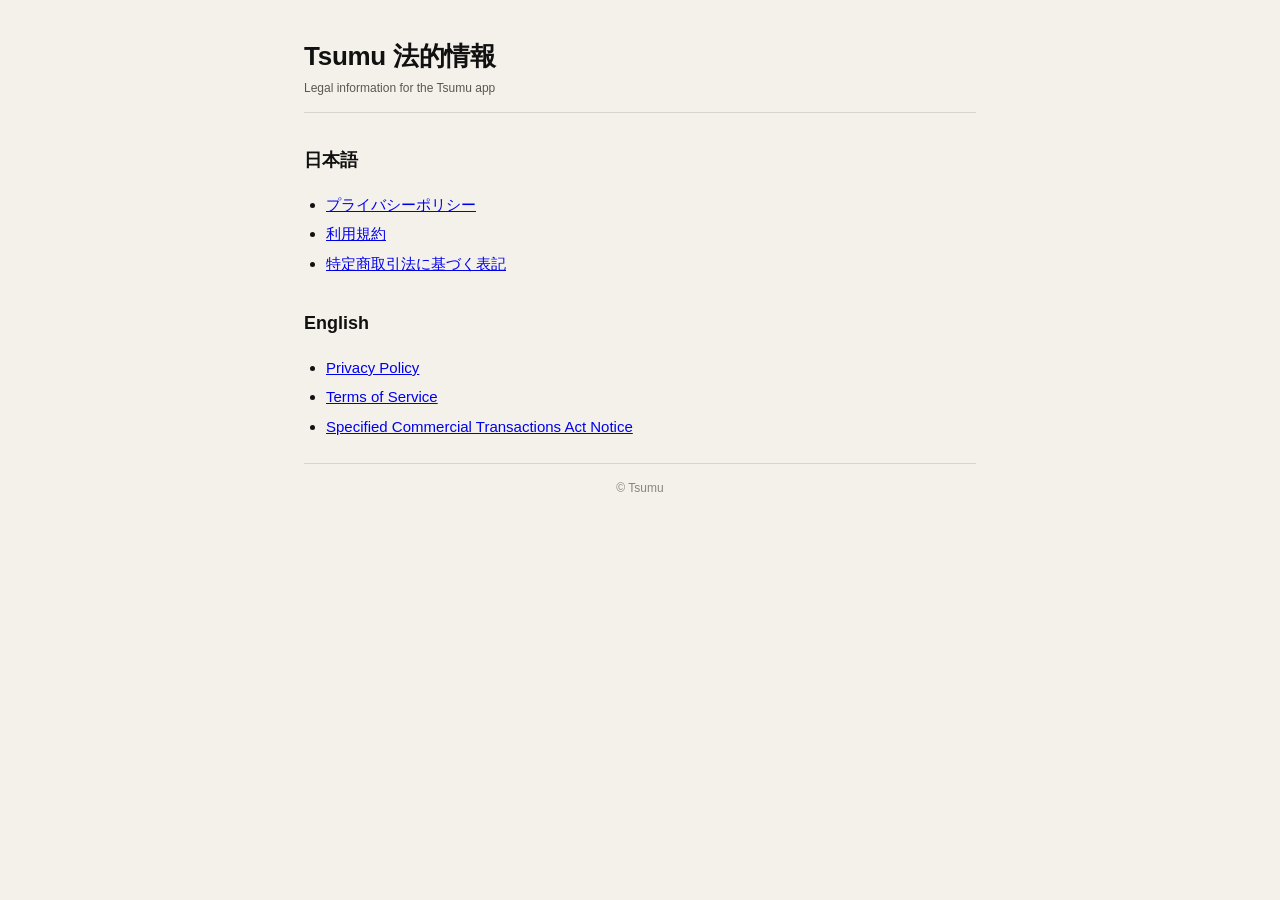
<file: index.html>
<!doctype html>
<html lang="ja">
  <head>
    <meta charset="utf-8" />
    <meta name="viewport" content="width=device-width, initial-scale=1" />
    <meta name="robots" content="index,follow" />
    <title>Tsumu 法的情報</title>
    <link rel="stylesheet" href="./legal/shared/style.css" />
  </head>
  <body>
    <main class="legal">
      <header class="head">
        <div>
          <h1>Tsumu 法的情報</h1>
          <div class="sub">Legal information for the Tsumu app</div>
        </div>
      </header>

      <h2>日本語</h2>
      <ul>
        <li><a href="./legal/privacy/ja/">プライバシーポリシー</a></li>
        <li><a href="./legal/terms/ja/">利用規約</a></li>
        <li><a href="./legal/tokushoho/ja/">特定商取引法に基づく表記</a></li>
      </ul>

      <h2>English</h2>
      <ul>
        <li><a href="./legal/privacy/en/">Privacy Policy</a></li>
        <li><a href="./legal/terms/en/">Terms of Service</a></li>
        <li><a href="./legal/tokushoho/en/">Specified Commercial Transactions Act Notice</a></li>
      </ul>

      <footer class="bottom">© Tsumu</footer>
    </main>
  </body>
</html>
</file>
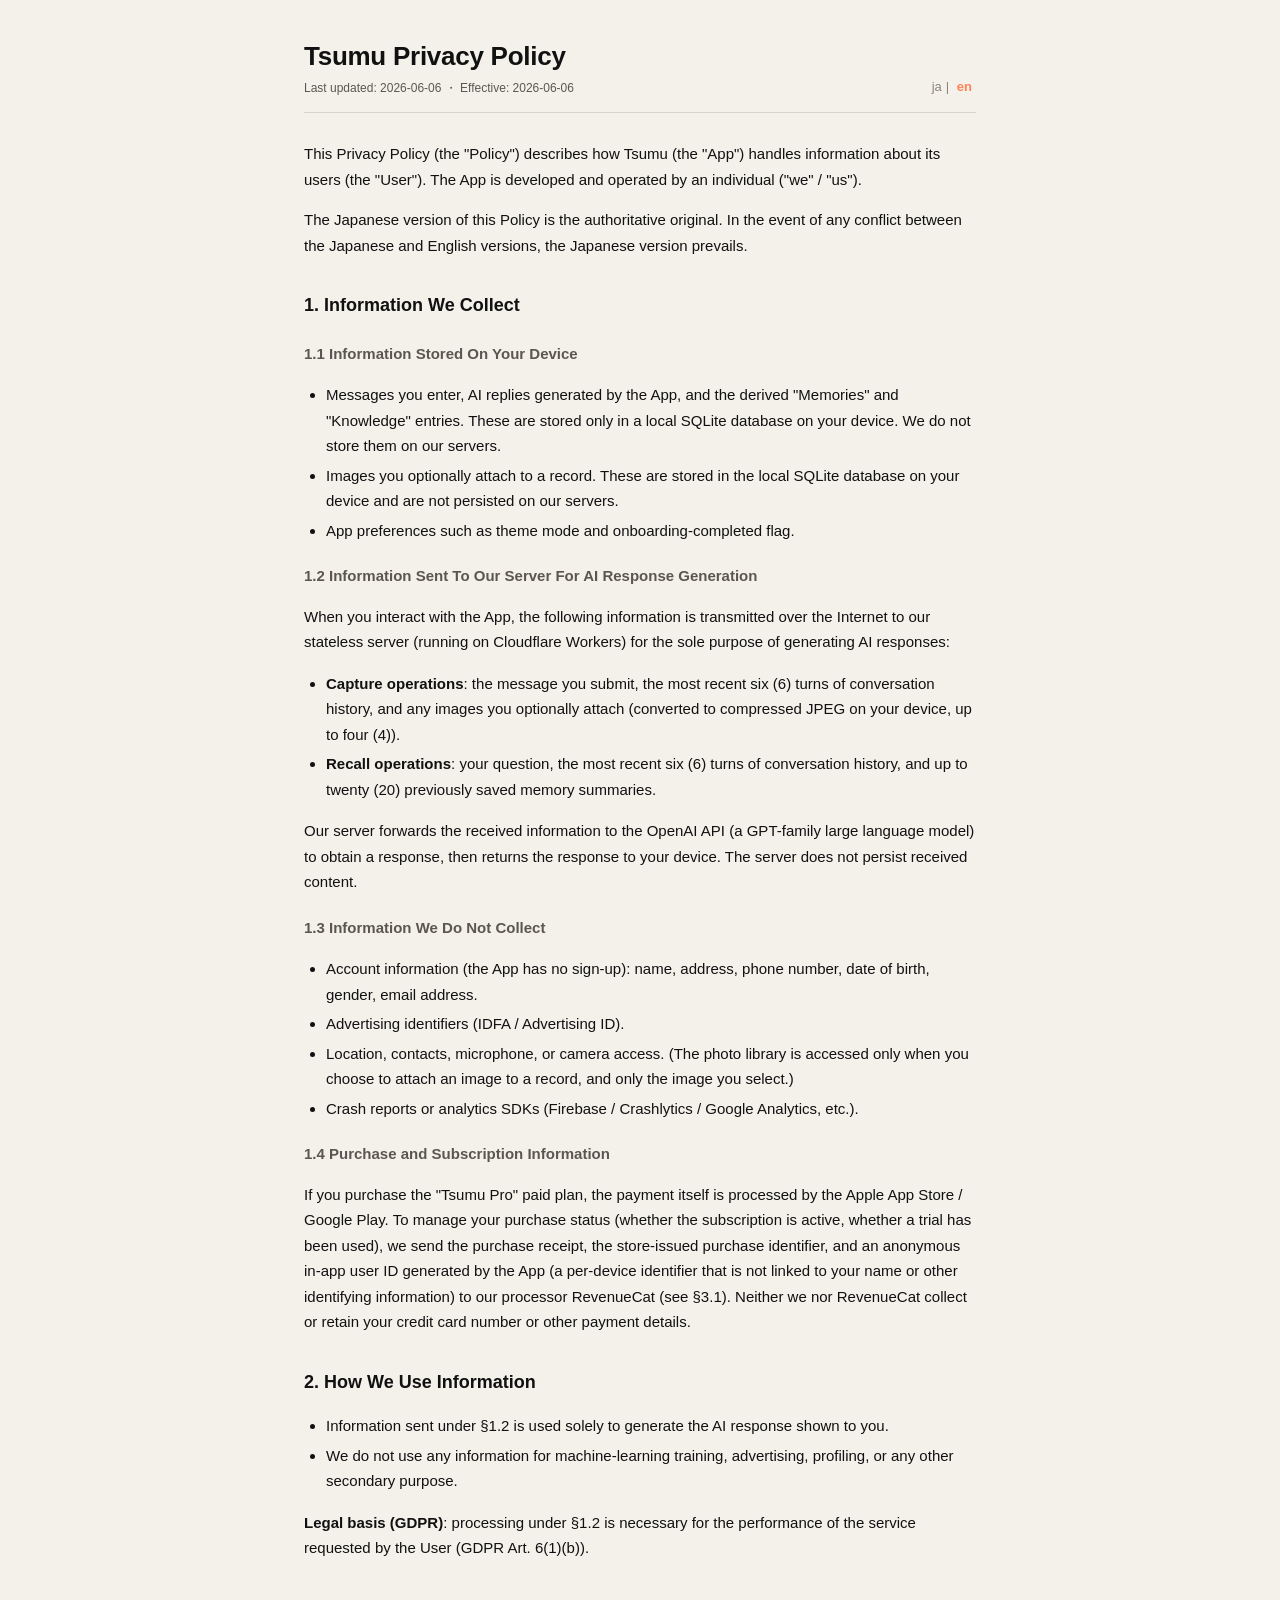
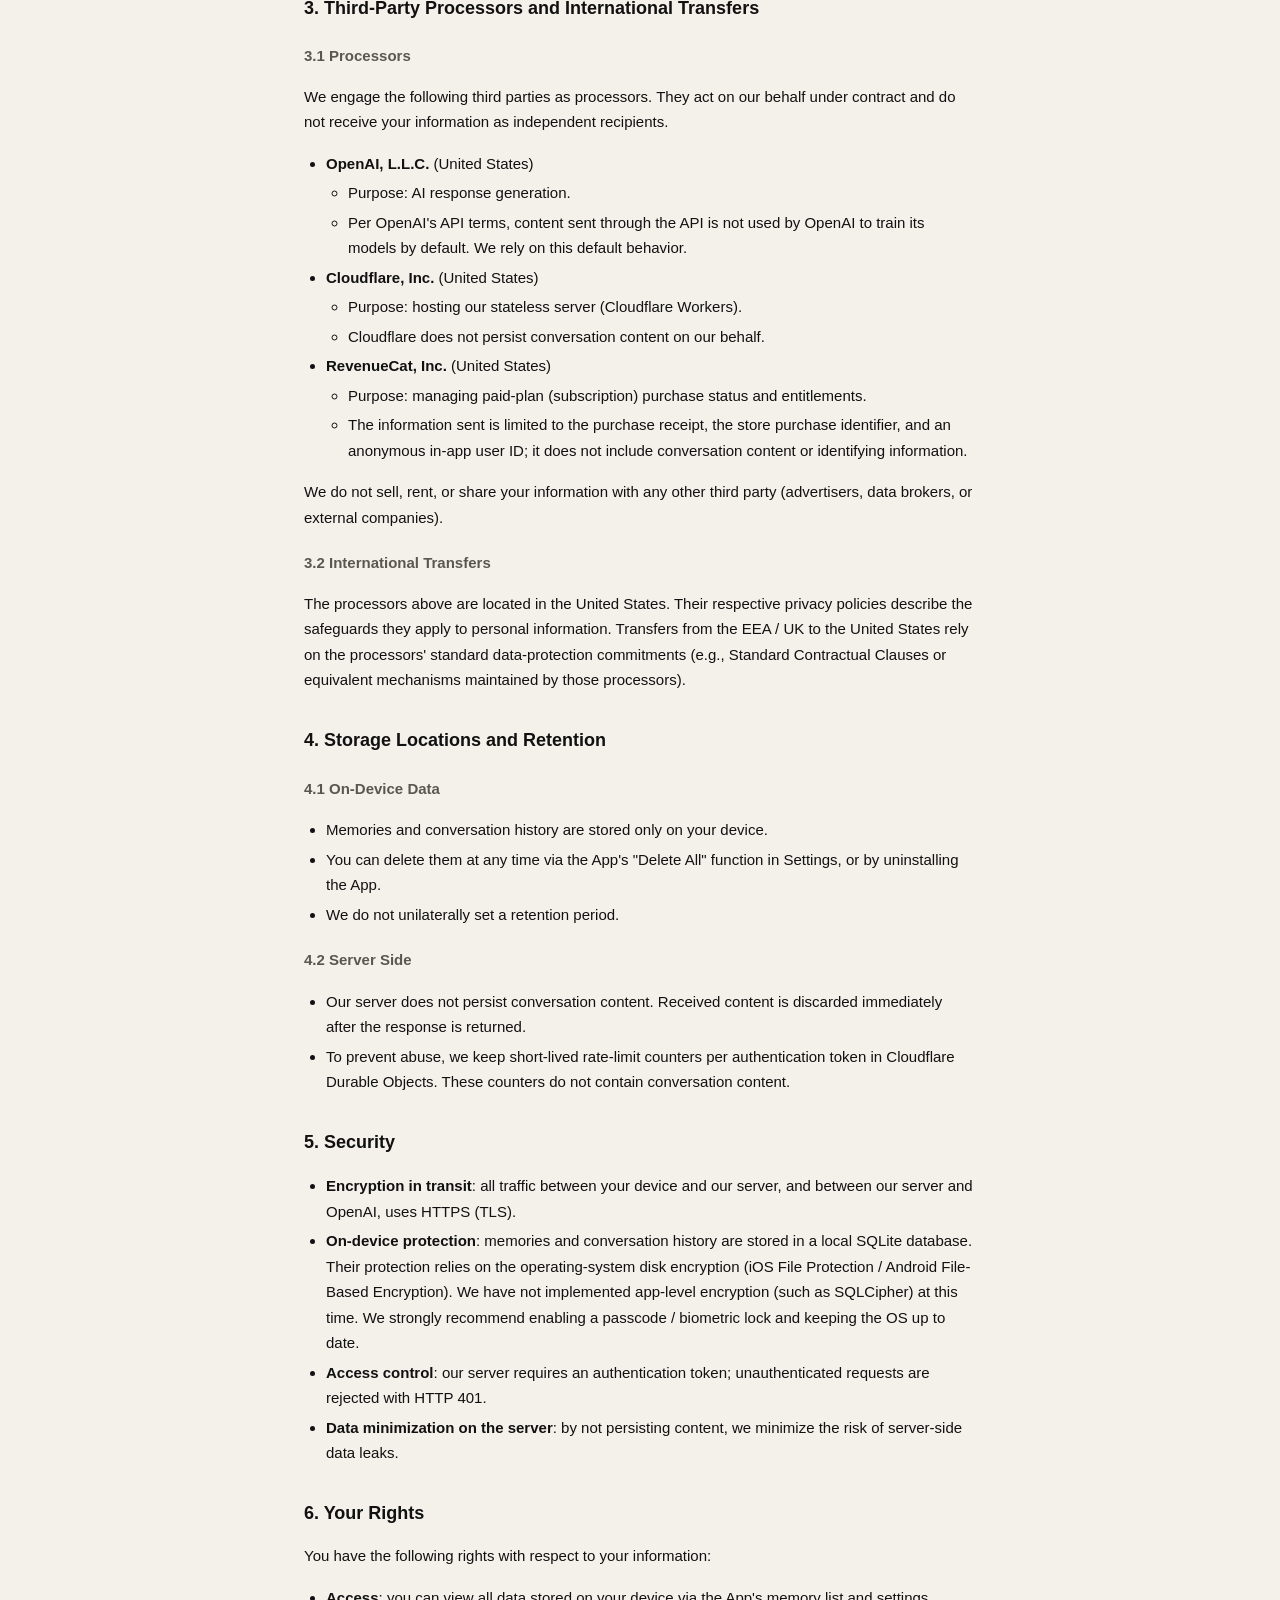
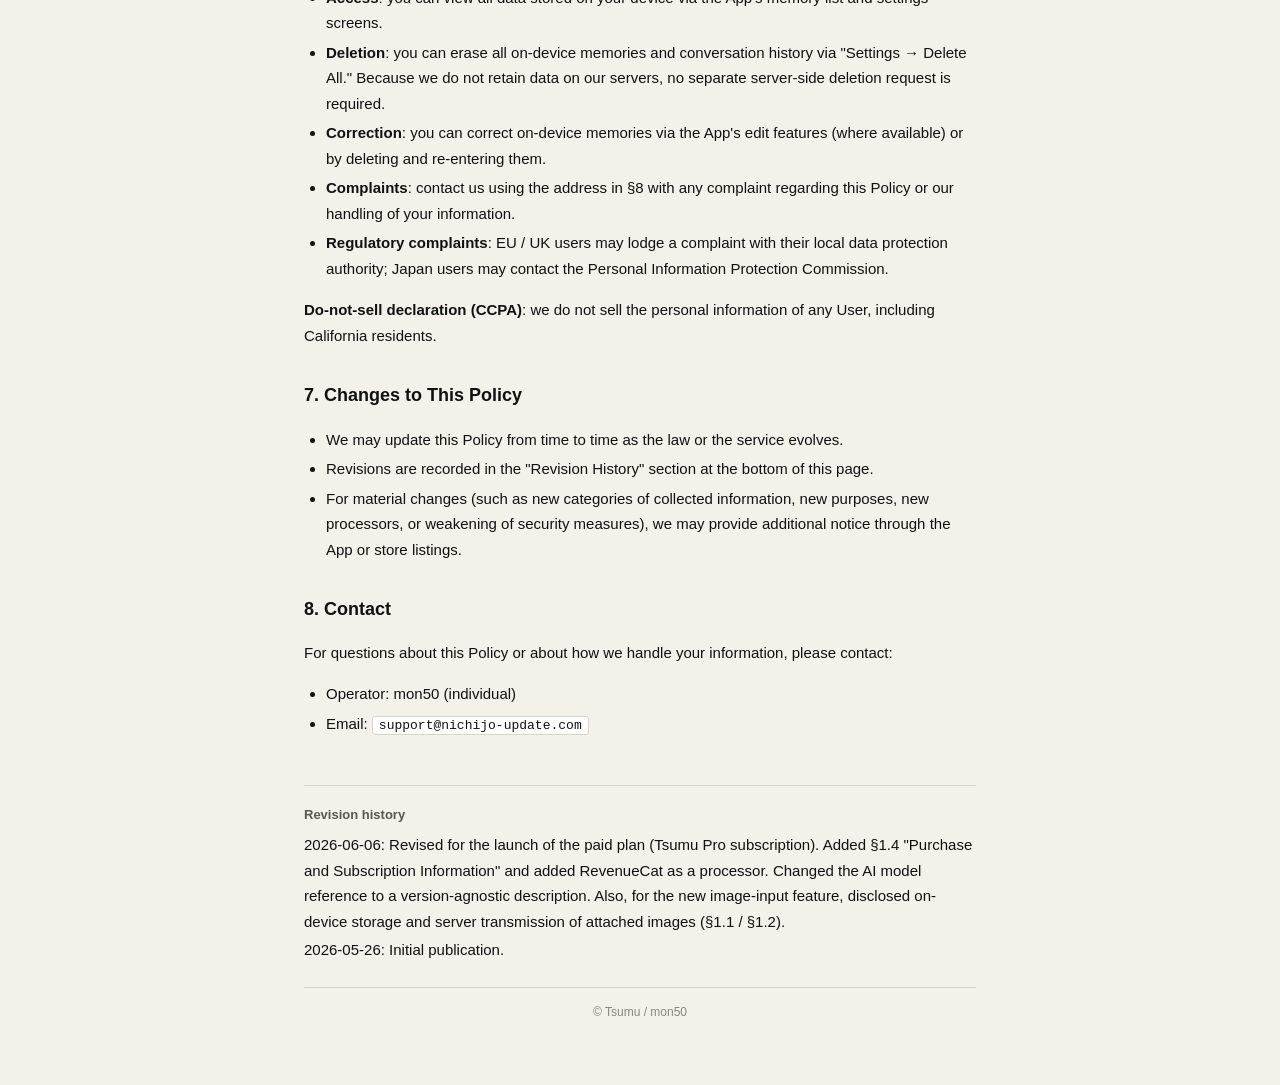
<file: legal/privacy/en/index.html>
<!doctype html>
<!--
  Tsumu Privacy Policy (en)
  Mirrors the ja version. Reference frameworks:
  - GDPR (EU) Art. 13 / 14 (information to data subjects), Art. 28 (processors), Art. 15-22 (rights)
  - CCPA (Cal. Civ. Code §§1798.100-1798.199) — do-not-sell declaration
  - Apple App Store Review Guideline 5.1, Google Play Developer Policy
  - The Japanese version is the authoritative original; this English translation is provided for accessibility.
-->
<html lang="en">
  <head>
    <meta charset="utf-8" />
    <meta name="viewport" content="width=device-width, initial-scale=1" />
    <meta name="robots" content="index,follow" />
    <title>Tsumu Privacy Policy</title>
    <link rel="stylesheet" href="../../shared/style.css" />
  </head>
  <body>
    <main class="legal">
      <header class="head">
        <div>
          <h1>Tsumu Privacy Policy</h1>
          <div class="sub">Last updated: 2026-06-06 ・ Effective: 2026-06-06</div>
        </div>
        <nav class="lang">
          <a href="../ja/">ja</a>|
          <a href="../en/" class="active">en</a>
        </nav>
      </header>

      <p>
        This Privacy Policy (the "Policy") describes how Tsumu (the "App") handles information about its
        users (the "User"). The App is developed and operated by an individual ("we" / "us").
      </p>
      <p>
        The Japanese version of this Policy is the authoritative original. In the event of any conflict
        between the Japanese and English versions, the Japanese version prevails.
      </p>

      <h2>1. Information We Collect</h2>
      <h3>1.1 Information Stored On Your Device</h3>
      <ul>
        <li>
          Messages you enter, AI replies generated by the App, and the derived "Memories" and
          "Knowledge" entries. These are stored only in a local SQLite database on your device. We do not
          store them on our servers.
        </li>
        <li>Images you optionally attach to a record. These are stored in the local SQLite database on your device and are not persisted on our servers.</li>
        <li>App preferences such as theme mode and onboarding-completed flag.</li>
      </ul>
      <h3>1.2 Information Sent To Our Server For AI Response Generation</h3>
      <p>
        When you interact with the App, the following information is transmitted over the Internet to our
        stateless server (running on Cloudflare Workers) for the sole purpose of generating AI responses:
      </p>
      <ul>
        <li>
          <strong>Capture operations</strong>: the message you submit, the most recent six (6) turns of
          conversation history, and any images you optionally attach (converted to compressed JPEG on your device, up to four (4)).
        </li>
        <li>
          <strong>Recall operations</strong>: your question, the most recent six (6) turns of conversation
          history, and up to twenty (20) previously saved memory summaries.
        </li>
      </ul>
      <p>
        Our server forwards the received information to the OpenAI API (a GPT-family large language model) to
        obtain a response, then returns the response to your device. The server does not persist received content.
      </p>
      <h3>1.3 Information We Do Not Collect</h3>
      <ul>
        <li>Account information (the App has no sign-up): name, address, phone number, date of birth, gender, email address.</li>
        <li>Advertising identifiers (IDFA / Advertising ID).</li>
        <li>Location, contacts, microphone, or camera access. (The photo library is accessed only when you choose to attach an image to a record, and only the image you select.)</li>
        <li>Crash reports or analytics SDKs (Firebase / Crashlytics / Google Analytics, etc.).</li>
      </ul>

      <h3>1.4 Purchase and Subscription Information</h3>
      <p>
        If you purchase the "Tsumu Pro" paid plan, the payment itself is processed by the Apple App Store /
        Google Play. To manage your purchase status (whether the subscription is active, whether a trial has
        been used), we send the purchase receipt, the store-issued purchase identifier, and an anonymous
        in-app user ID generated by the App (a per-device identifier that is not linked to your name or other
        identifying information) to our processor RevenueCat (see §3.1). Neither we nor RevenueCat collect or
        retain your credit card number or other payment details.
      </p>

      <h2>2. How We Use Information</h2>
      <ul>
        <li>Information sent under §1.2 is used solely to generate the AI response shown to you.</li>
        <li>
          We do not use any information for machine-learning training, advertising, profiling, or any other
          secondary purpose.
        </li>
      </ul>
      <p>
        <strong>Legal basis (GDPR)</strong>: processing under §1.2 is necessary for the performance of the
        service requested by the User (GDPR Art. 6(1)(b)).
      </p>

      <h2>3. Third-Party Processors and International Transfers</h2>
      <h3>3.1 Processors</h3>
      <p>
        We engage the following third parties as processors. They act on our behalf under contract and do
        not receive your information as independent recipients.
      </p>
      <ul>
        <li>
          <strong>OpenAI, L.L.C.</strong> (United States)
          <ul>
            <li>Purpose: AI response generation.</li>
            <li>
              Per OpenAI's API terms, content sent through the API is not used by OpenAI to train its
              models by default. We rely on this default behavior.
            </li>
          </ul>
        </li>
        <li>
          <strong>Cloudflare, Inc.</strong> (United States)
          <ul>
            <li>Purpose: hosting our stateless server (Cloudflare Workers).</li>
            <li>Cloudflare does not persist conversation content on our behalf.</li>
          </ul>
        </li>
        <li>
          <strong>RevenueCat, Inc.</strong> (United States)
          <ul>
            <li>Purpose: managing paid-plan (subscription) purchase status and entitlements.</li>
            <li>The information sent is limited to the purchase receipt, the store purchase identifier, and an anonymous in-app user ID; it does not include conversation content or identifying information.</li>
          </ul>
        </li>
      </ul>
      <p>
        We do not sell, rent, or share your information with any other third party (advertisers, data
        brokers, or external companies).
      </p>
      <h3>3.2 International Transfers</h3>
      <p>
        The processors above are located in the United States. Their respective privacy policies describe
        the safeguards they apply to personal information. Transfers from the EEA / UK to the United States
        rely on the processors' standard data-protection commitments (e.g., Standard Contractual Clauses or
        equivalent mechanisms maintained by those processors).
      </p>

      <h2>4. Storage Locations and Retention</h2>
      <h3>4.1 On-Device Data</h3>
      <ul>
        <li>Memories and conversation history are stored only on your device.</li>
        <li>You can delete them at any time via the App's "Delete All" function in Settings, or by uninstalling the App.</li>
        <li>We do not unilaterally set a retention period.</li>
      </ul>
      <h3>4.2 Server Side</h3>
      <ul>
        <li>Our server does not persist conversation content. Received content is discarded immediately after the response is returned.</li>
        <li>
          To prevent abuse, we keep short-lived rate-limit counters per authentication token in Cloudflare
          Durable Objects. These counters do not contain conversation content.
        </li>
      </ul>

      <h2>5. Security</h2>
      <ul>
        <li><strong>Encryption in transit</strong>: all traffic between your device and our server, and between our server and OpenAI, uses HTTPS (TLS).</li>
        <li>
          <strong>On-device protection</strong>: memories and conversation history are stored in a local
          SQLite database. Their protection relies on the operating-system disk encryption (iOS File
          Protection / Android File-Based Encryption). We have not implemented app-level encryption (such
          as SQLCipher) at this time. We strongly recommend enabling a passcode / biometric lock and
          keeping the OS up to date.
        </li>
        <li><strong>Access control</strong>: our server requires an authentication token; unauthenticated requests are rejected with HTTP 401.</li>
        <li><strong>Data minimization on the server</strong>: by not persisting content, we minimize the risk of server-side data leaks.</li>
      </ul>

      <h2>6. Your Rights</h2>
      <p>You have the following rights with respect to your information:</p>
      <ul>
        <li><strong>Access</strong>: you can view all data stored on your device via the App's memory list and settings screens.</li>
        <li><strong>Deletion</strong>: you can erase all on-device memories and conversation history via "Settings → Delete All." Because we do not retain data on our servers, no separate server-side deletion request is required.</li>
        <li><strong>Correction</strong>: you can correct on-device memories via the App's edit features (where available) or by deleting and re-entering them.</li>
        <li><strong>Complaints</strong>: contact us using the address in §8 with any complaint regarding this Policy or our handling of your information.</li>
        <li><strong>Regulatory complaints</strong>: EU / UK users may lodge a complaint with their local data protection authority; Japan users may contact the Personal Information Protection Commission.</li>
      </ul>
      <p>
        <strong>Do-not-sell declaration (CCPA)</strong>: we do not sell the personal information of any
        User, including California residents.
      </p>

      <h2>7. Changes to This Policy</h2>
      <ul>
        <li>We may update this Policy from time to time as the law or the service evolves.</li>
        <li>Revisions are recorded in the "Revision History" section at the bottom of this page.</li>
        <li>
          For material changes (such as new categories of collected information, new purposes, new
          processors, or weakening of security measures), we may provide additional notice through the App
          or store listings.
        </li>
      </ul>

      <h2>8. Contact</h2>
      <p>For questions about this Policy or about how we handle your information, please contact:</p>
      <ul>
        <li>Operator: mon50 (individual)</li>
        <li>Email: <code>support@nichijo-update.com</code></li>
      </ul>

      <footer class="revisions">
        <strong>Revision history</strong>
        <ul>
          <li>2026-06-06: Revised for the launch of the paid plan (Tsumu Pro subscription). Added §1.4 "Purchase and Subscription Information" and added RevenueCat as a processor. Changed the AI model reference to a version-agnostic description. Also, for the new image-input feature, disclosed on-device storage and server transmission of attached images (§1.1 / §1.2).</li>
          <li>2026-05-26: Initial publication.</li>
        </ul>
      </footer>
      <footer class="bottom">© Tsumu / mon50</footer>
    </main>
  </body>
</html>
</file>
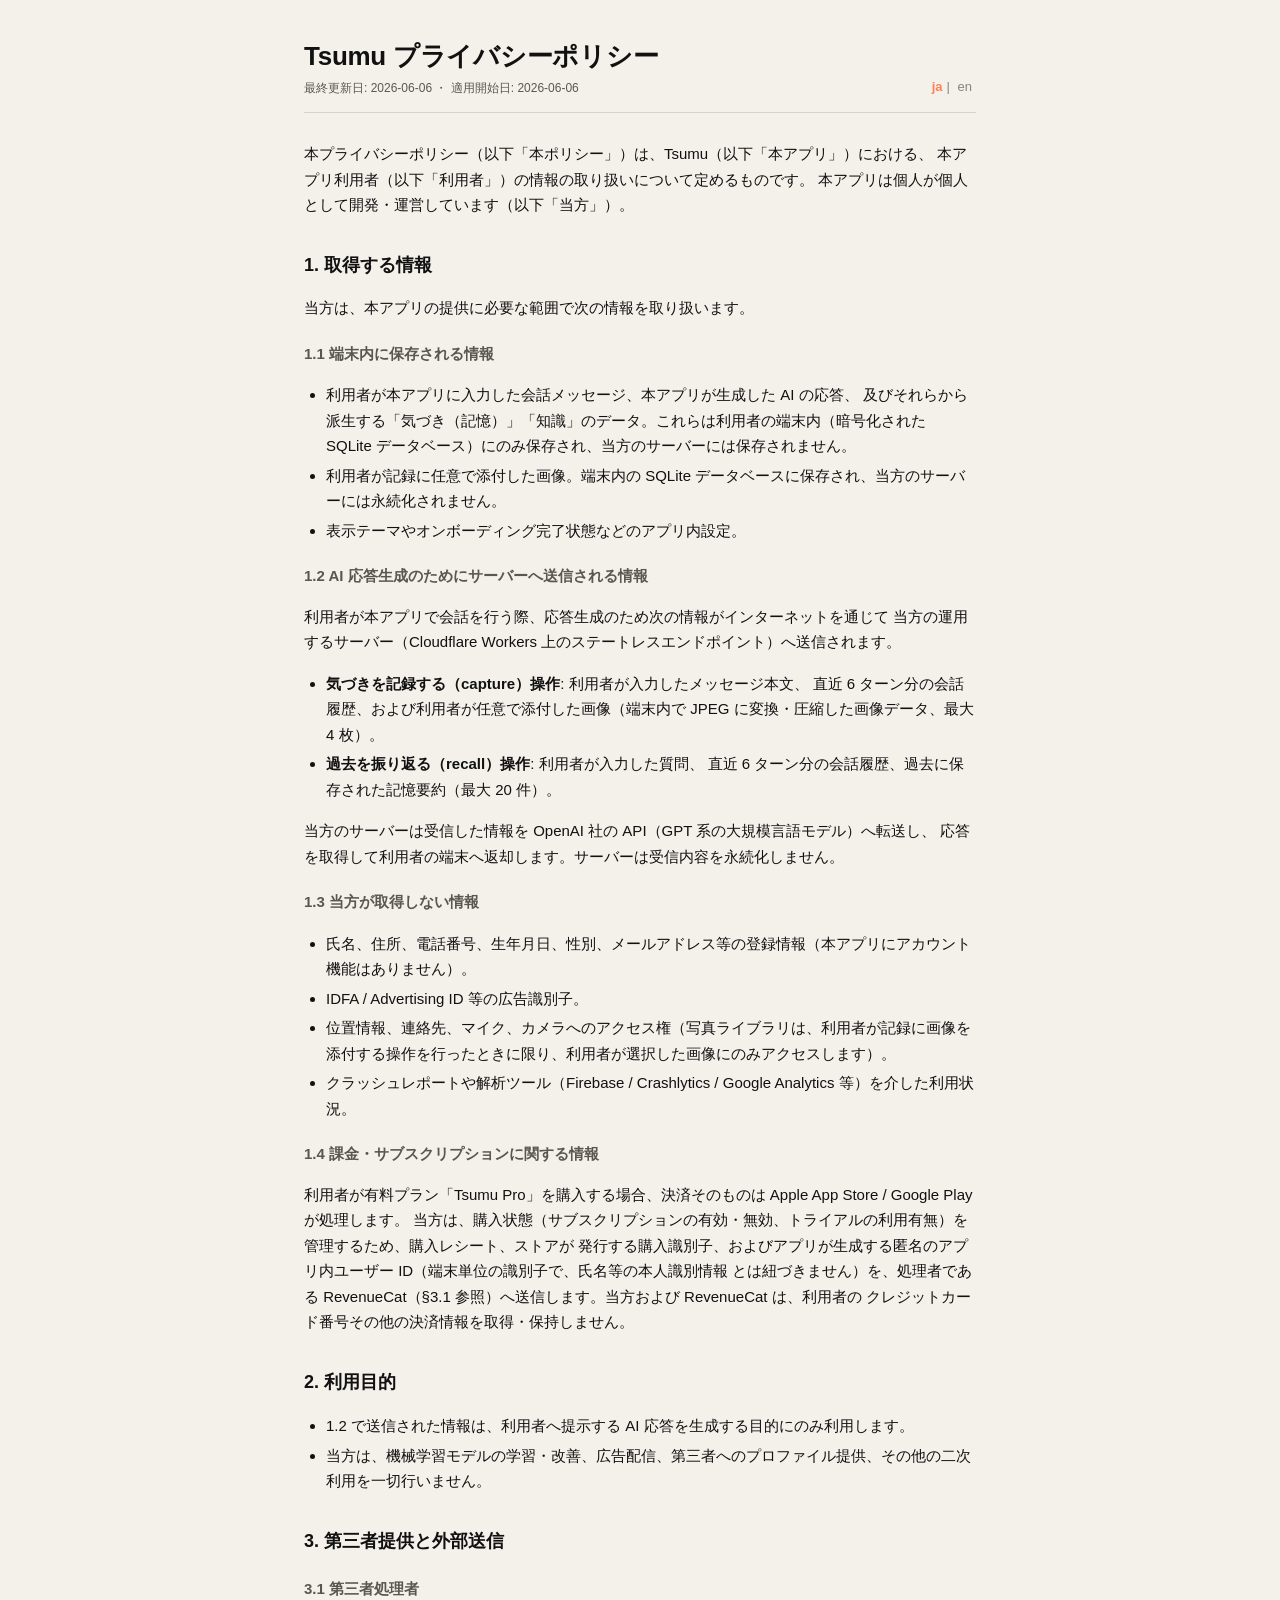
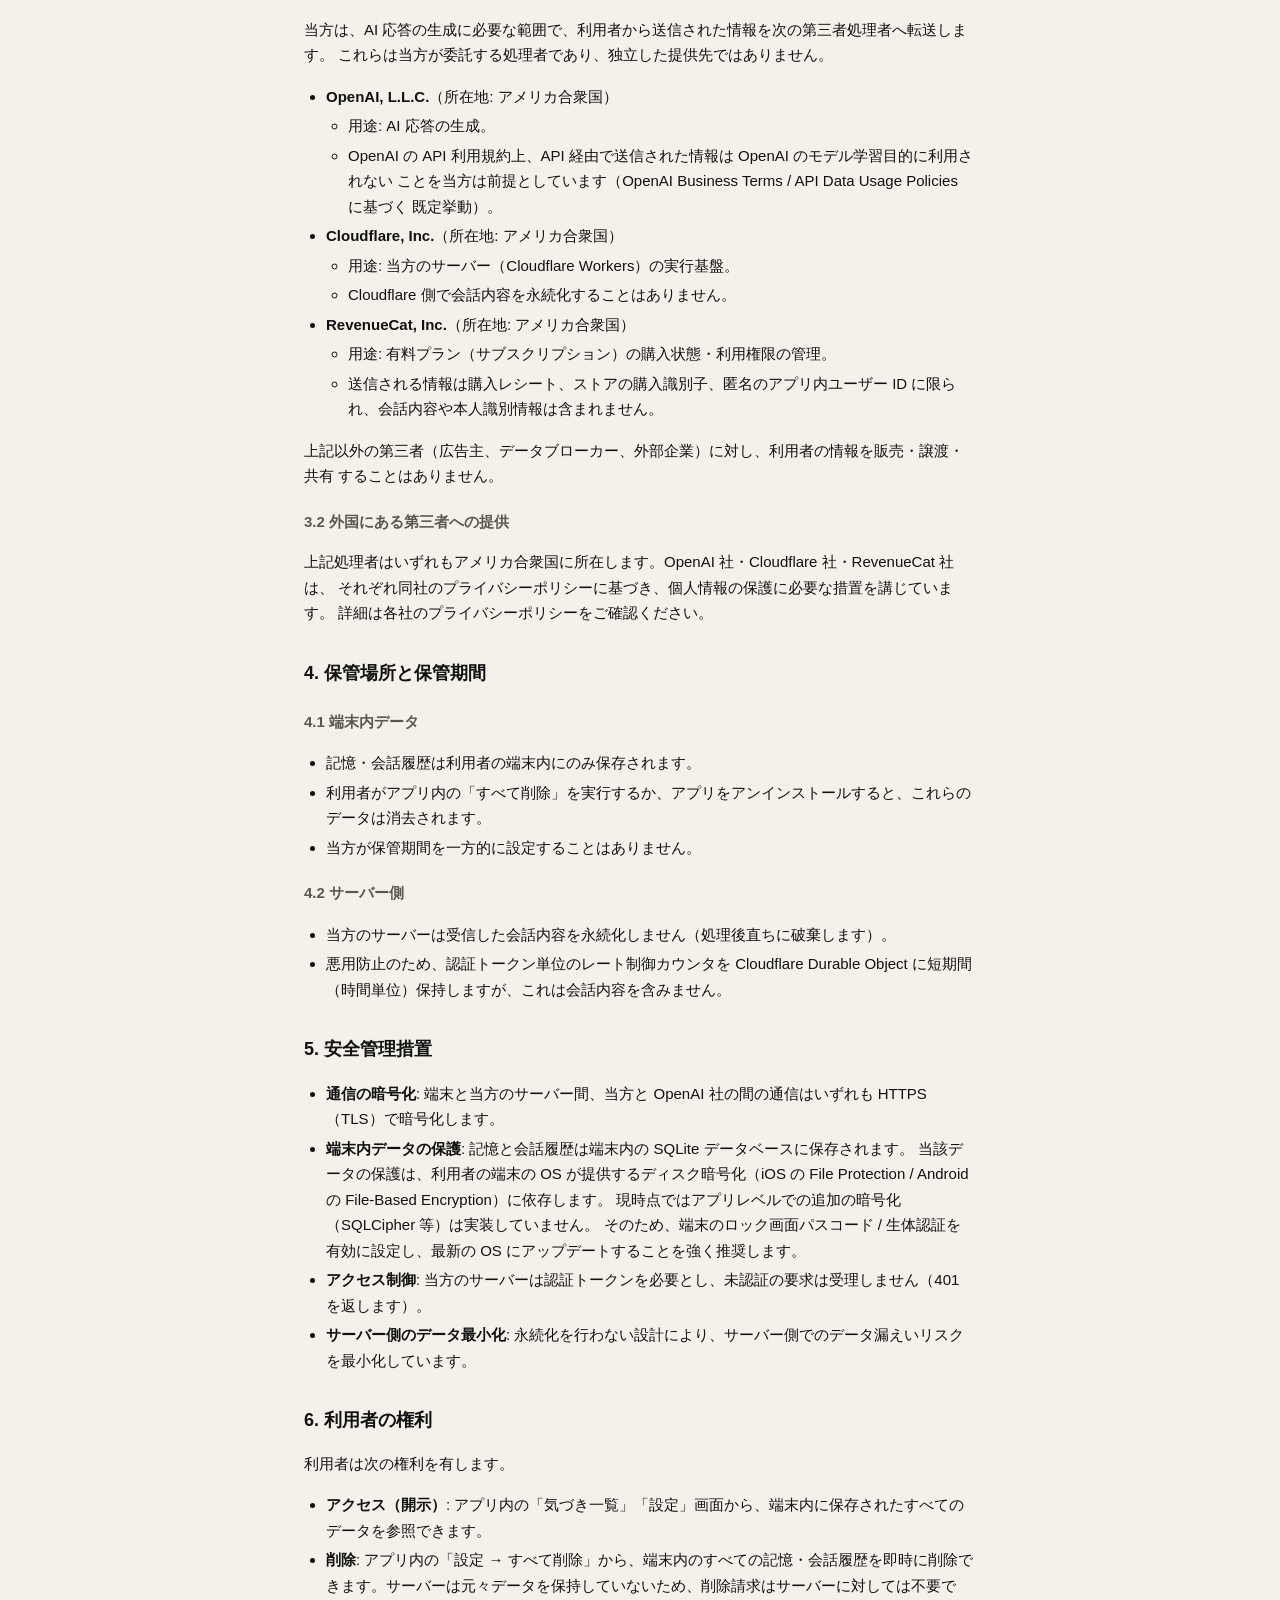
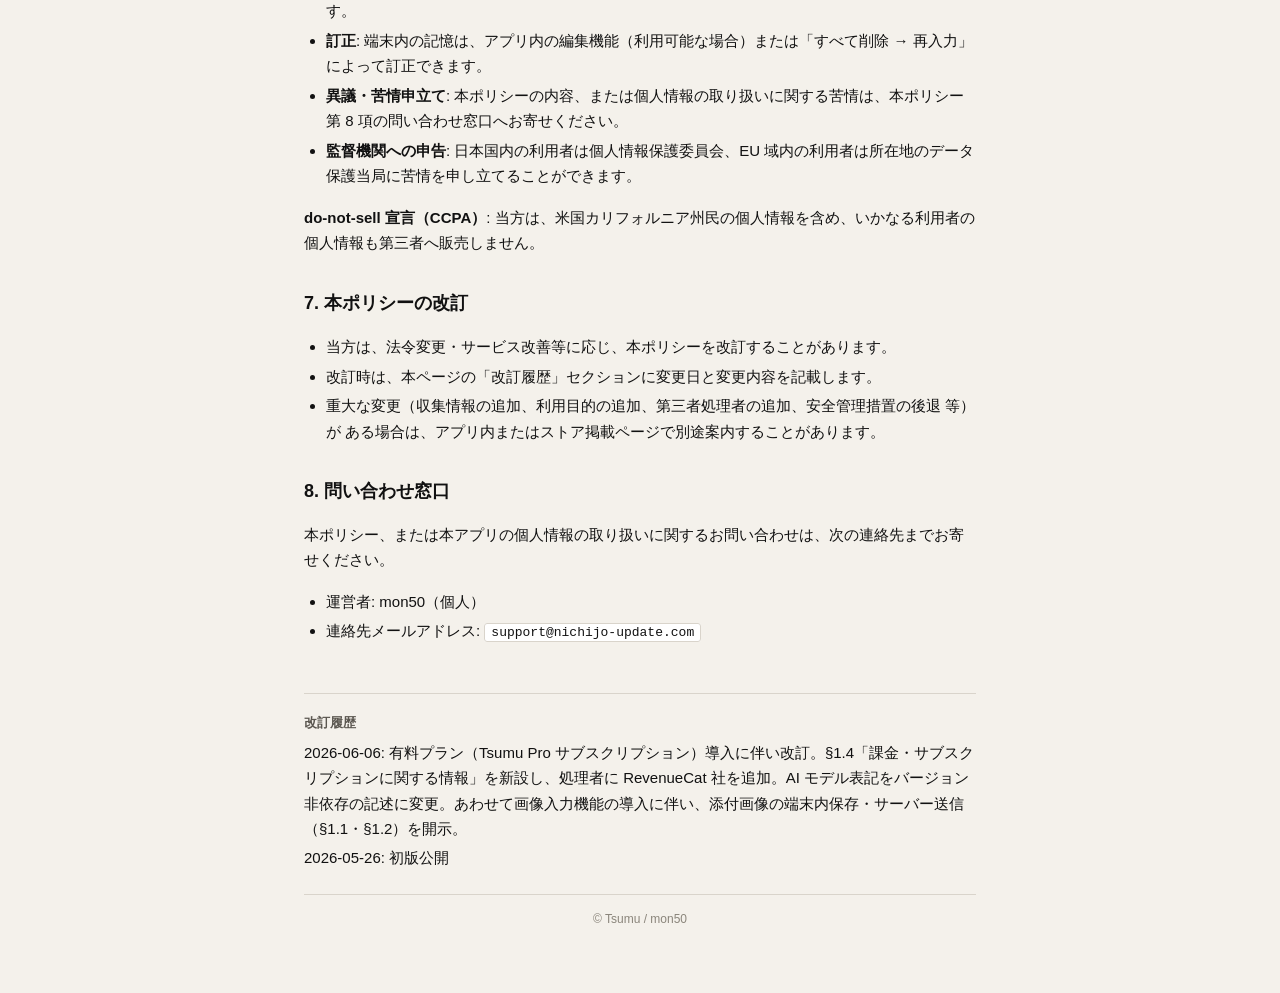
<file: legal/privacy/ja/index.html>
<!doctype html>
<!--
  Tsumu プライバシーポリシー（ja）
  根拠法令・ガイドライン:
  - 個人情報保護法（個人情報の保護に関する法律）第 17 条 / 第 18 条 / 第 21 条 / 第 23 条 / 第 27 条 / 第 32 条
  - 電気通信事業法 第 27 条の 12（外部送信規律, 2023 改正）— 透明性確保のために送信先を開示
  - 個人情報保護委員会「生成 AI サービスの利用に関する注意喚起等」（2024）
  - 経済産業省・総務省「AI 事業者ガイドライン」（2024）
  - GDPR Art. 13 / 14（情報提供義務）, Art. 28（プロセッサー）
  - CCPA（Cal. Civ. Code §§1798.100–1798.199）— do-not-sell の明示
  - Apple App Store Review Guideline 5.1 / Google Play Developer Policy
-->
<html lang="ja">
  <head>
    <meta charset="utf-8" />
    <meta name="viewport" content="width=device-width, initial-scale=1" />
    <meta name="robots" content="index,follow" />
    <title>Tsumu プライバシーポリシー</title>
    <link rel="stylesheet" href="../../shared/style.css" />
  </head>
  <body>
    <main class="legal">
      <header class="head">
        <div>
          <h1>Tsumu プライバシーポリシー</h1>
          <div class="sub">最終更新日: 2026-06-06 ・ 適用開始日: 2026-06-06</div>
        </div>
        <nav class="lang">
          <a href="../ja/" class="active">ja</a>|
          <a href="../en/">en</a>
        </nav>
      </header>

      <p>
        本プライバシーポリシー（以下「本ポリシー」）は、Tsumu（以下「本アプリ」）における、
        本アプリ利用者（以下「利用者」）の情報の取り扱いについて定めるものです。
        本アプリは個人が個人として開発・運営しています（以下「当方」）。
      </p>

      <h2>1. 取得する情報</h2>
      <!-- 個人情報保護法 第 17 条 / 第 21 条（取得の制限 / 取得時の利用目的の通知） -->
      <p>当方は、本アプリの提供に必要な範囲で次の情報を取り扱います。</p>
      <h3>1.1 端末内に保存される情報</h3>
      <ul>
        <li>
          利用者が本アプリに入力した会話メッセージ、本アプリが生成した AI の応答、
          及びそれらから派生する「気づき（記憶）」「知識」のデータ。これらは利用者の端末内（暗号化された
          SQLite データベース）にのみ保存され、当方のサーバーには保存されません。
        </li>
        <li>
          利用者が記録に任意で添付した画像。端末内の SQLite データベースに保存され、当方のサーバーには永続化されません。
        </li>
        <li>
          表示テーマやオンボーディング完了状態などのアプリ内設定。
        </li>
      </ul>
      <h3>1.2 AI 応答生成のためにサーバーへ送信される情報</h3>
      <p>
        利用者が本アプリで会話を行う際、応答生成のため次の情報がインターネットを通じて
        当方の運用するサーバー（Cloudflare Workers 上のステートレスエンドポイント）へ送信されます。
      </p>
      <ul>
        <li>
          <strong>気づきを記録する（capture）操作</strong>: 利用者が入力したメッセージ本文、
          直近 6 ターン分の会話履歴、および利用者が任意で添付した画像（端末内で JPEG に変換・圧縮した画像データ、最大 4 枚）。
        </li>
        <li>
          <strong>過去を振り返る（recall）操作</strong>: 利用者が入力した質問、
          直近 6 ターン分の会話履歴、過去に保存された記憶要約（最大 20 件）。
        </li>
      </ul>
      <p>
        当方のサーバーは受信した情報を OpenAI 社の API（GPT 系の大規模言語モデル）へ転送し、
        応答を取得して利用者の端末へ返却します。サーバーは受信内容を永続化しません。
      </p>
      <h3>1.3 当方が取得しない情報</h3>
      <ul>
        <li>氏名、住所、電話番号、生年月日、性別、メールアドレス等の登録情報（本アプリにアカウント機能はありません）。</li>
        <li>IDFA / Advertising ID 等の広告識別子。</li>
        <li>位置情報、連絡先、マイク、カメラへのアクセス権（写真ライブラリは、利用者が記録に画像を添付する操作を行ったときに限り、利用者が選択した画像にのみアクセスします）。</li>
        <li>クラッシュレポートや解析ツール（Firebase / Crashlytics / Google Analytics 等）を介した利用状況。</li>
      </ul>

      <h3>1.4 課金・サブスクリプションに関する情報</h3>
      <p>
        利用者が有料プラン「Tsumu Pro」を購入する場合、決済そのものは Apple App Store / Google Play が処理します。
        当方は、購入状態（サブスクリプションの有効・無効、トライアルの利用有無）を管理するため、購入レシート、ストアが
        発行する購入識別子、およびアプリが生成する匿名のアプリ内ユーザー ID（端末単位の識別子で、氏名等の本人識別情報
        とは紐づきません）を、処理者である RevenueCat（§3.1 参照）へ送信します。当方および RevenueCat は、利用者の
        クレジットカード番号その他の決済情報を取得・保持しません。
      </p>

      <h2>2. 利用目的</h2>
      <!-- 個人情報保護法 第 18 条（利用目的の特定 / 通知）-->
      <ul>
        <li>1.2 で送信された情報は、利用者へ提示する AI 応答を生成する目的にのみ利用します。</li>
        <li>当方は、機械学習モデルの学習・改善、広告配信、第三者へのプロファイル提供、その他の二次利用を一切行いません。</li>
      </ul>

      <h2>3. 第三者提供と外部送信</h2>
      <!-- 個人情報保護法 第 27 条 / 第 28 条（第三者提供 / 外国提供）/ 電気通信事業法 外部送信規律 -->
      <h3>3.1 第三者処理者</h3>
      <p>
        当方は、AI 応答の生成に必要な範囲で、利用者から送信された情報を次の第三者処理者へ転送します。
        これらは当方が委託する処理者であり、独立した提供先ではありません。
      </p>
      <ul>
        <li>
          <strong>OpenAI, L.L.C.</strong>（所在地: アメリカ合衆国）
          <ul>
            <li>用途: AI 応答の生成。</li>
            <li>
              OpenAI の API 利用規約上、API 経由で送信された情報は OpenAI のモデル学習目的に利用されない
              ことを当方は前提としています（OpenAI Business Terms / API Data Usage Policies に基づく
              既定挙動）。
            </li>
          </ul>
        </li>
        <li>
          <strong>Cloudflare, Inc.</strong>（所在地: アメリカ合衆国）
          <ul>
            <li>用途: 当方のサーバー（Cloudflare Workers）の実行基盤。</li>
            <li>Cloudflare 側で会話内容を永続化することはありません。</li>
          </ul>
        </li>
        <li>
          <strong>RevenueCat, Inc.</strong>（所在地: アメリカ合衆国）
          <ul>
            <li>用途: 有料プラン（サブスクリプション）の購入状態・利用権限の管理。</li>
            <li>送信される情報は購入レシート、ストアの購入識別子、匿名のアプリ内ユーザー ID に限られ、会話内容や本人識別情報は含まれません。</li>
          </ul>
        </li>
      </ul>
      <p>
        上記以外の第三者（広告主、データブローカー、外部企業）に対し、利用者の情報を販売・譲渡・共有
        することはありません。
      </p>
      <h3>3.2 外国にある第三者への提供</h3>
      <p>
        上記処理者はいずれもアメリカ合衆国に所在します。OpenAI 社・Cloudflare 社・RevenueCat 社は、
        それぞれ同社のプライバシーポリシーに基づき、個人情報の保護に必要な措置を講じています。
        詳細は各社のプライバシーポリシーをご確認ください。
      </p>

      <h2>4. 保管場所と保管期間</h2>
      <h3>4.1 端末内データ</h3>
      <ul>
        <li>記憶・会話履歴は利用者の端末内にのみ保存されます。</li>
        <li>利用者がアプリ内の「すべて削除」を実行するか、アプリをアンインストールすると、これらのデータは消去されます。</li>
        <li>当方が保管期間を一方的に設定することはありません。</li>
      </ul>
      <h3>4.2 サーバー側</h3>
      <ul>
        <li>当方のサーバーは受信した会話内容を永続化しません（処理後直ちに破棄します）。</li>
        <li>悪用防止のため、認証トークン単位のレート制御カウンタを Cloudflare Durable Object に短期間（時間単位）保持しますが、これは会話内容を含みません。</li>
      </ul>

      <h2>5. 安全管理措置</h2>
      <!-- 個人情報保護法 第 23 条（安全管理措置）-->
      <ul>
        <li><strong>通信の暗号化</strong>: 端末と当方のサーバー間、当方と OpenAI 社の間の通信はいずれも HTTPS（TLS）で暗号化します。</li>
        <li>
          <strong>端末内データの保護</strong>: 記憶と会話履歴は端末内の SQLite データベースに保存されます。
          当該データの保護は、利用者の端末の OS が提供するディスク暗号化（iOS の File Protection / Android の File-Based Encryption）に依存します。
          現時点ではアプリレベルでの追加の暗号化（SQLCipher 等）は実装していません。
          そのため、端末のロック画面パスコード / 生体認証を有効に設定し、最新の OS にアップデートすることを強く推奨します。
        </li>
        <li>
          <strong>アクセス制御</strong>: 当方のサーバーは認証トークンを必要とし、未認証の要求は受理しません（401 を返します）。
        </li>
        <li>
          <strong>サーバー側のデータ最小化</strong>: 永続化を行わない設計により、サーバー側でのデータ漏えいリスクを最小化しています。
        </li>
      </ul>

      <h2>6. 利用者の権利</h2>
      <!-- 個人情報保護法 第 32 条〜第 39 条（開示・訂正・利用停止等の請求） / GDPR Art. 15-22 / CCPA §1798.100 -->
      <p>利用者は次の権利を有します。</p>
      <ul>
        <li><strong>アクセス（開示）</strong>: アプリ内の「気づき一覧」「設定」画面から、端末内に保存されたすべてのデータを参照できます。</li>
        <li><strong>削除</strong>: アプリ内の「設定 → すべて削除」から、端末内のすべての記憶・会話履歴を即時に削除できます。サーバーは元々データを保持していないため、削除請求はサーバーに対しては不要です。</li>
        <li><strong>訂正</strong>: 端末内の記憶は、アプリ内の編集機能（利用可能な場合）または「すべて削除 → 再入力」によって訂正できます。</li>
        <li><strong>異議・苦情申立て</strong>: 本ポリシーの内容、または個人情報の取り扱いに関する苦情は、本ポリシー第 8 項の問い合わせ窓口へお寄せください。</li>
        <li><strong>監督機関への申告</strong>: 日本国内の利用者は個人情報保護委員会、EU 域内の利用者は所在地のデータ保護当局に苦情を申し立てることができます。</li>
      </ul>
      <p>
        <strong>do-not-sell 宣言（CCPA）</strong>: 当方は、米国カリフォルニア州民の個人情報を含め、いかなる利用者の個人情報も第三者へ販売しません。
      </p>

      <h2>7. 本ポリシーの改訂</h2>
      <ul>
        <li>当方は、法令変更・サービス改善等に応じ、本ポリシーを改訂することがあります。</li>
        <li>改訂時は、本ページの「改訂履歴」セクションに変更日と変更内容を記載します。</li>
        <li>
          重大な変更（収集情報の追加、利用目的の追加、第三者処理者の追加、安全管理措置の後退 等）が
          ある場合は、アプリ内またはストア掲載ページで別途案内することがあります。
        </li>
      </ul>

      <h2>8. 問い合わせ窓口</h2>
      <p>本ポリシー、または本アプリの個人情報の取り扱いに関するお問い合わせは、次の連絡先までお寄せください。</p>
      <ul>
        <li>運営者: mon50（個人）</li>
        <li>連絡先メールアドレス: <code>support@nichijo-update.com</code></li>
      </ul>

      <footer class="revisions">
        <strong>改訂履歴</strong>
        <ul>
          <li>2026-06-06: 有料プラン（Tsumu Pro サブスクリプション）導入に伴い改訂。§1.4「課金・サブスクリプションに関する情報」を新設し、処理者に RevenueCat 社を追加。AI モデル表記をバージョン非依存の記述に変更。あわせて画像入力機能の導入に伴い、添付画像の端末内保存・サーバー送信（§1.1・§1.2）を開示。</li>
          <li>2026-05-26: 初版公開</li>
        </ul>
      </footer>
      <footer class="bottom">© Tsumu / mon50</footer>
    </main>
  </body>
</html>
</file>
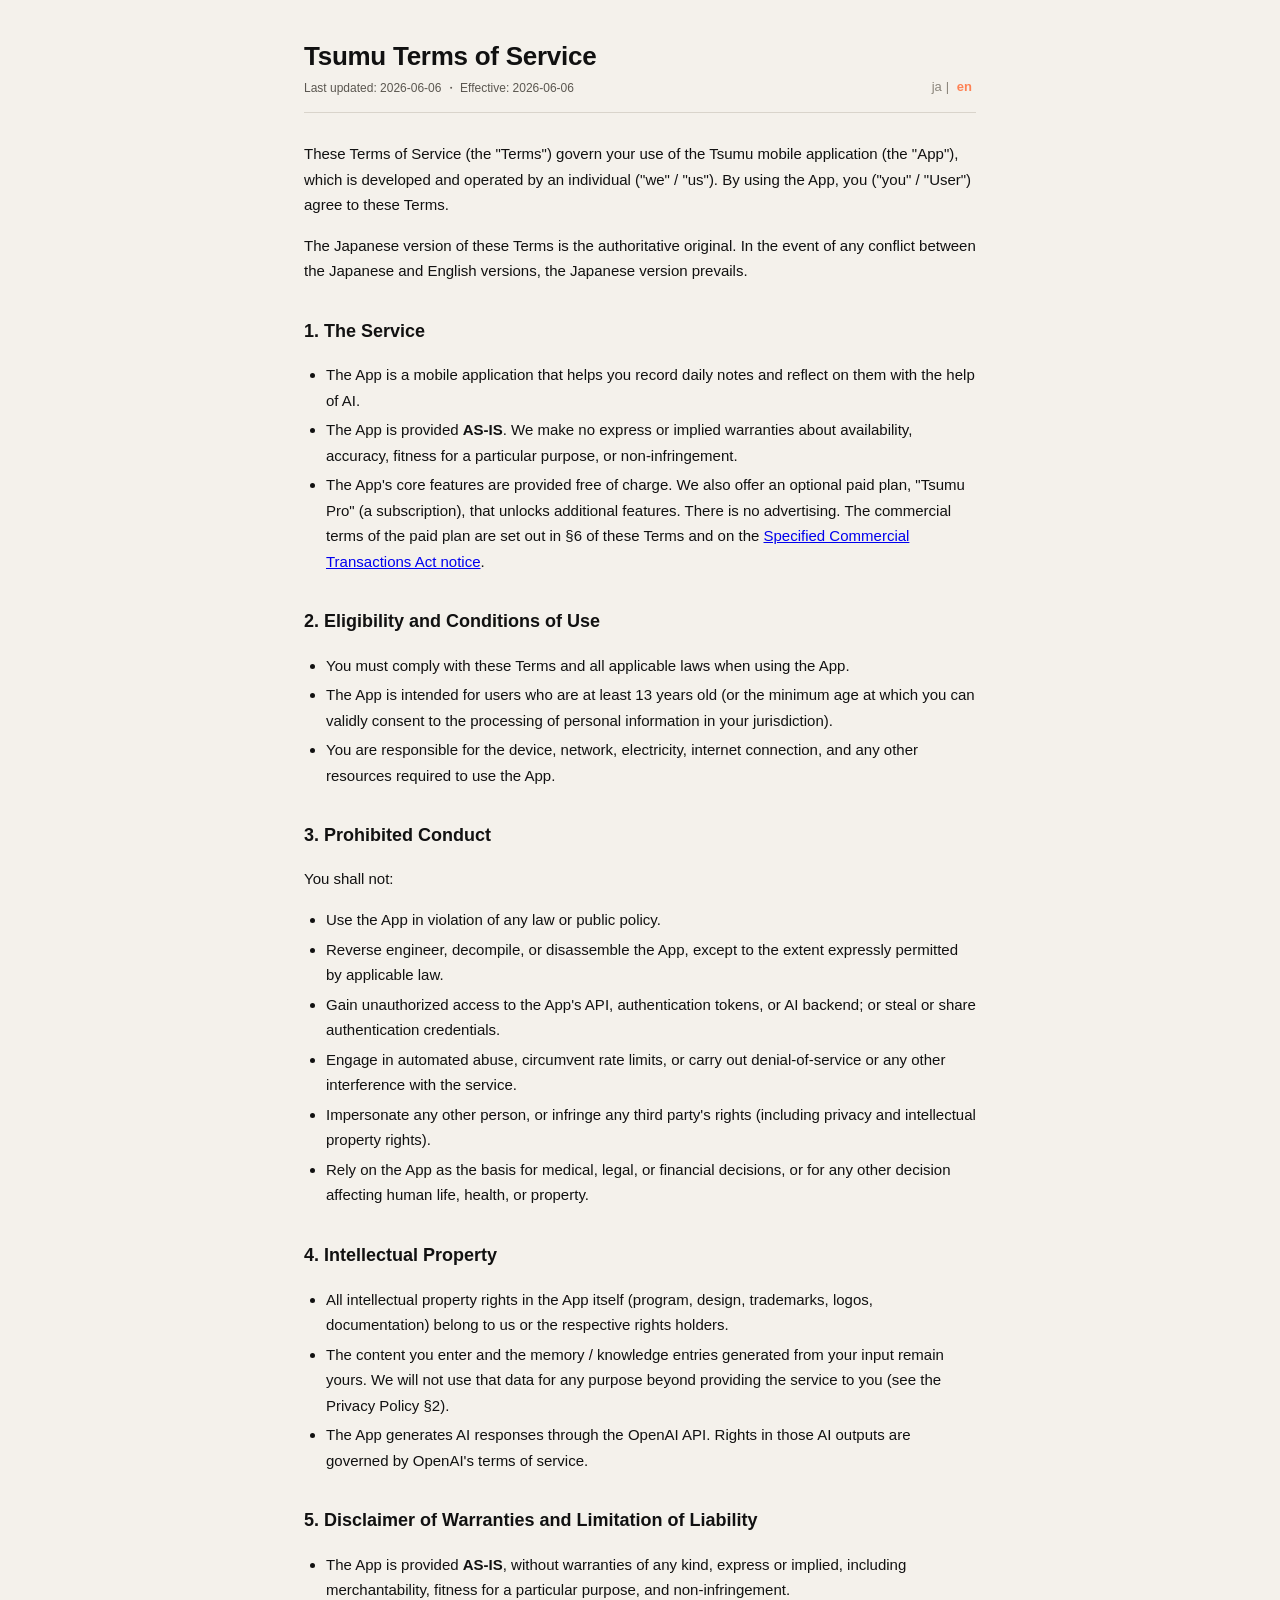
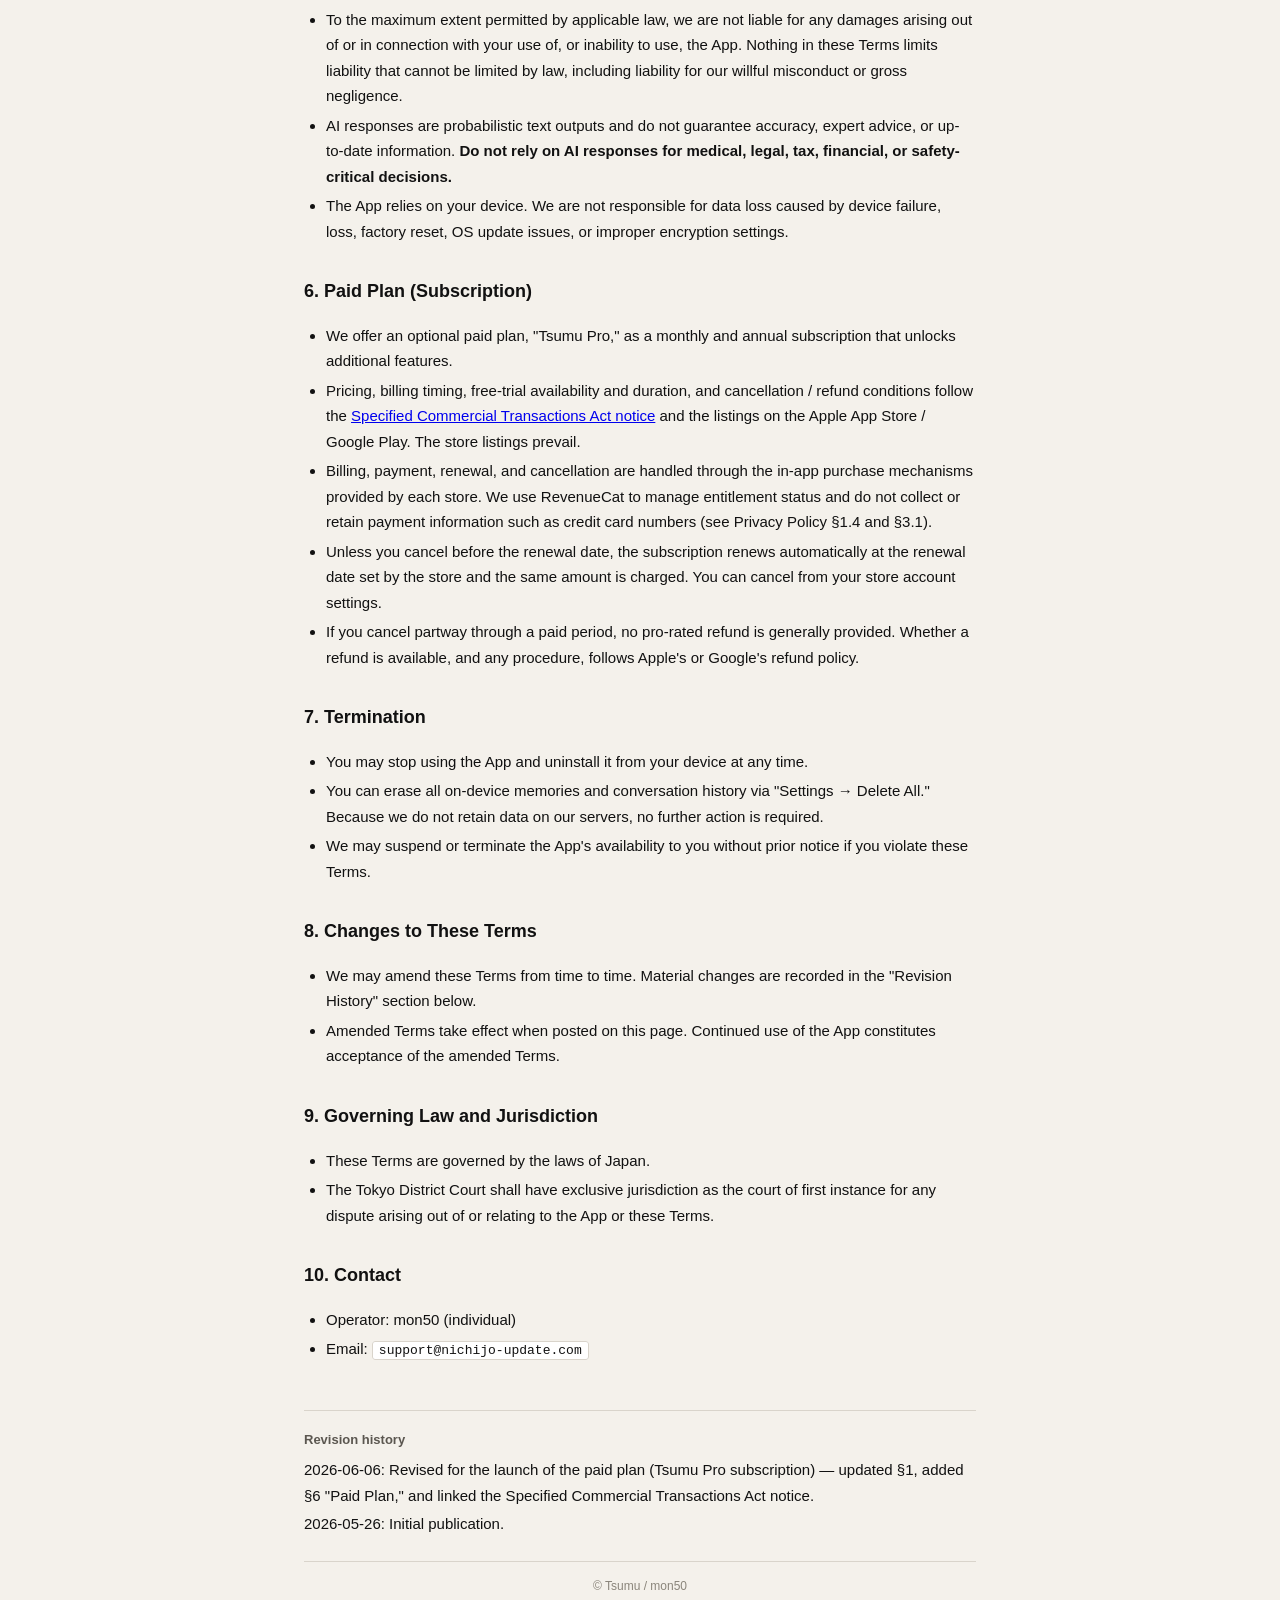
<file: legal/terms/en/index.html>
<!doctype html>
<!--
  Tsumu Terms of Service (en)
  Mirrors the ja version. The Japanese version is the authoritative original.
-->
<html lang="en">
  <head>
    <meta charset="utf-8" />
    <meta name="viewport" content="width=device-width, initial-scale=1" />
    <meta name="robots" content="index,follow" />
    <title>Tsumu Terms of Service</title>
    <link rel="stylesheet" href="../../shared/style.css" />
  </head>
  <body>
    <main class="legal">
      <header class="head">
        <div>
          <h1>Tsumu Terms of Service</h1>
          <div class="sub">Last updated: 2026-06-06 ・ Effective: 2026-06-06</div>
        </div>
        <nav class="lang">
          <a href="../ja/">ja</a>|
          <a href="../en/" class="active">en</a>
        </nav>
      </header>

      <p>
        These Terms of Service (the "Terms") govern your use of the Tsumu mobile application (the "App"),
        which is developed and operated by an individual ("we" / "us").
        By using the App, you ("you" / "User") agree to these Terms.
      </p>
      <p>
        The Japanese version of these Terms is the authoritative original. In the event of any conflict
        between the Japanese and English versions, the Japanese version prevails.
      </p>

      <h2>1. The Service</h2>
      <ul>
        <li>The App is a mobile application that helps you record daily notes and reflect on them with the help of AI.</li>
        <li>The App is provided <strong>AS-IS</strong>. We make no express or implied warranties about availability, accuracy, fitness for a particular purpose, or non-infringement.</li>
        <li>The App's core features are provided free of charge. We also offer an optional paid plan, "Tsumu Pro" (a subscription), that unlocks additional features. There is no advertising. The commercial terms of the paid plan are set out in §6 of these Terms and on the <a href="../../tokushoho/en/">Specified Commercial Transactions Act notice</a>.</li>
      </ul>

      <h2>2. Eligibility and Conditions of Use</h2>
      <ul>
        <li>You must comply with these Terms and all applicable laws when using the App.</li>
        <li>The App is intended for users who are at least 13 years old (or the minimum age at which you can validly consent to the processing of personal information in your jurisdiction).</li>
        <li>You are responsible for the device, network, electricity, internet connection, and any other resources required to use the App.</li>
      </ul>

      <h2>3. Prohibited Conduct</h2>
      <p>You shall not:</p>
      <ul>
        <li>Use the App in violation of any law or public policy.</li>
        <li>Reverse engineer, decompile, or disassemble the App, except to the extent expressly permitted by applicable law.</li>
        <li>Gain unauthorized access to the App's API, authentication tokens, or AI backend; or steal or share authentication credentials.</li>
        <li>Engage in automated abuse, circumvent rate limits, or carry out denial-of-service or any other interference with the service.</li>
        <li>Impersonate any other person, or infringe any third party's rights (including privacy and intellectual property rights).</li>
        <li>Rely on the App as the basis for medical, legal, or financial decisions, or for any other decision affecting human life, health, or property.</li>
      </ul>

      <h2>4. Intellectual Property</h2>
      <ul>
        <li>All intellectual property rights in the App itself (program, design, trademarks, logos, documentation) belong to us or the respective rights holders.</li>
        <li>The content you enter and the memory / knowledge entries generated from your input remain yours. We will not use that data for any purpose beyond providing the service to you (see the Privacy Policy §2).</li>
        <li>The App generates AI responses through the OpenAI API. Rights in those AI outputs are governed by OpenAI's terms of service.</li>
      </ul>

      <h2>5. Disclaimer of Warranties and Limitation of Liability</h2>
      <ul>
        <li>The App is provided <strong>AS-IS</strong>, without warranties of any kind, express or implied, including merchantability, fitness for a particular purpose, and non-infringement.</li>
        <li>To the maximum extent permitted by applicable law, we are not liable for any damages arising out of or in connection with your use of, or inability to use, the App. Nothing in these Terms limits liability that cannot be limited by law, including liability for our willful misconduct or gross negligence.</li>
        <li>AI responses are probabilistic text outputs and do not guarantee accuracy, expert advice, or up-to-date information. <strong>Do not rely on AI responses for medical, legal, tax, financial, or safety-critical decisions.</strong></li>
        <li>The App relies on your device. We are not responsible for data loss caused by device failure, loss, factory reset, OS update issues, or improper encryption settings.</li>
      </ul>

      <h2>6. Paid Plan (Subscription)</h2>
      <ul>
        <li>We offer an optional paid plan, "Tsumu Pro," as a monthly and annual subscription that unlocks additional features.</li>
        <li>Pricing, billing timing, free-trial availability and duration, and cancellation / refund conditions follow the <a href="../../tokushoho/en/">Specified Commercial Transactions Act notice</a> and the listings on the Apple App Store / Google Play. The store listings prevail.</li>
        <li>Billing, payment, renewal, and cancellation are handled through the in-app purchase mechanisms provided by each store. We use RevenueCat to manage entitlement status and do not collect or retain payment information such as credit card numbers (see Privacy Policy §1.4 and §3.1).</li>
        <li>Unless you cancel before the renewal date, the subscription renews automatically at the renewal date set by the store and the same amount is charged. You can cancel from your store account settings.</li>
        <li>If you cancel partway through a paid period, no pro-rated refund is generally provided. Whether a refund is available, and any procedure, follows Apple's or Google's refund policy.</li>
      </ul>

      <h2>7. Termination</h2>
      <ul>
        <li>You may stop using the App and uninstall it from your device at any time.</li>
        <li>You can erase all on-device memories and conversation history via "Settings → Delete All." Because we do not retain data on our servers, no further action is required.</li>
        <li>We may suspend or terminate the App's availability to you without prior notice if you violate these Terms.</li>
      </ul>

      <h2>8. Changes to These Terms</h2>
      <ul>
        <li>We may amend these Terms from time to time. Material changes are recorded in the "Revision History" section below.</li>
        <li>Amended Terms take effect when posted on this page. Continued use of the App constitutes acceptance of the amended Terms.</li>
      </ul>

      <h2>9. Governing Law and Jurisdiction</h2>
      <ul>
        <li>These Terms are governed by the laws of Japan.</li>
        <li>The Tokyo District Court shall have exclusive jurisdiction as the court of first instance for any dispute arising out of or relating to the App or these Terms.</li>
      </ul>

      <h2>10. Contact</h2>
      <ul>
        <li>Operator: mon50 (individual)</li>
        <li>Email: <code>support@nichijo-update.com</code></li>
      </ul>

      <footer class="revisions">
        <strong>Revision history</strong>
        <ul>
          <li>2026-06-06: Revised for the launch of the paid plan (Tsumu Pro subscription) — updated §1, added §6 "Paid Plan," and linked the Specified Commercial Transactions Act notice.</li>
          <li>2026-05-26: Initial publication.</li>
        </ul>
      </footer>
      <footer class="bottom">© Tsumu / mon50</footer>
    </main>
  </body>
</html>
</file>
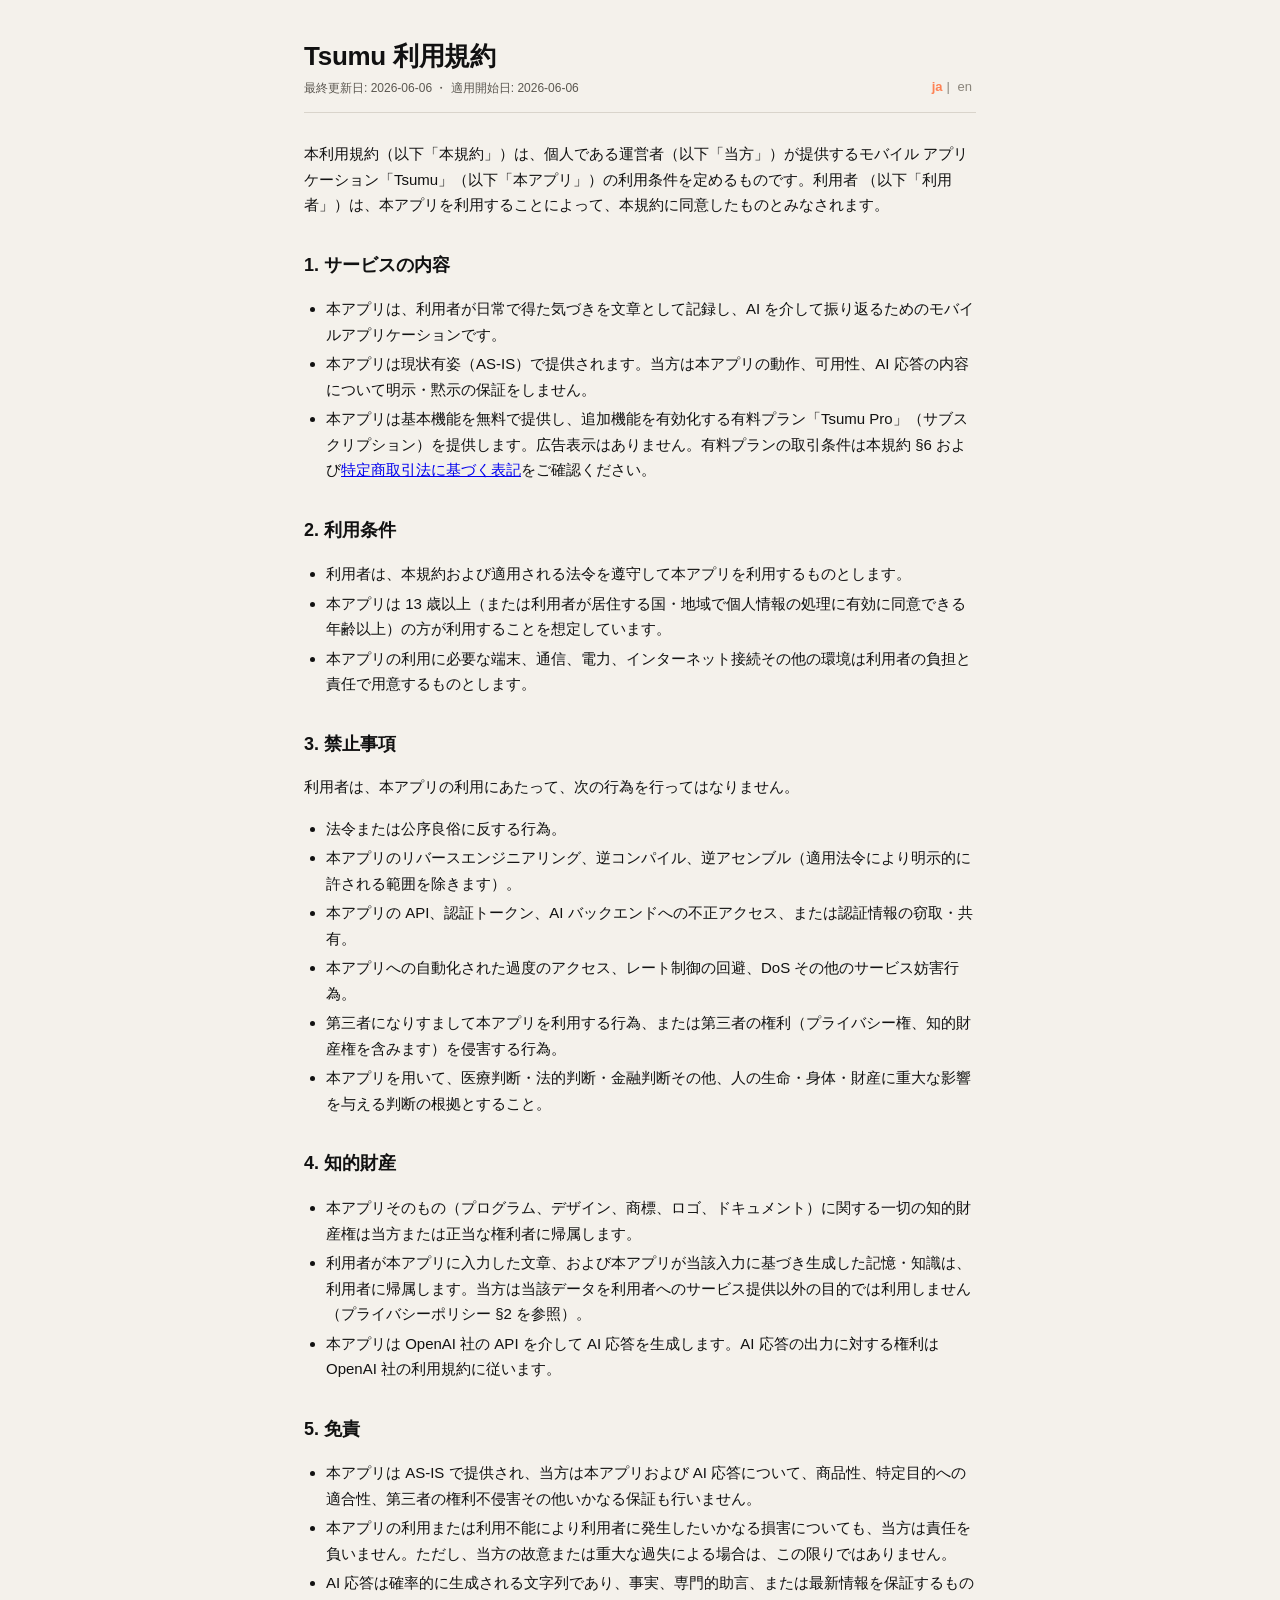
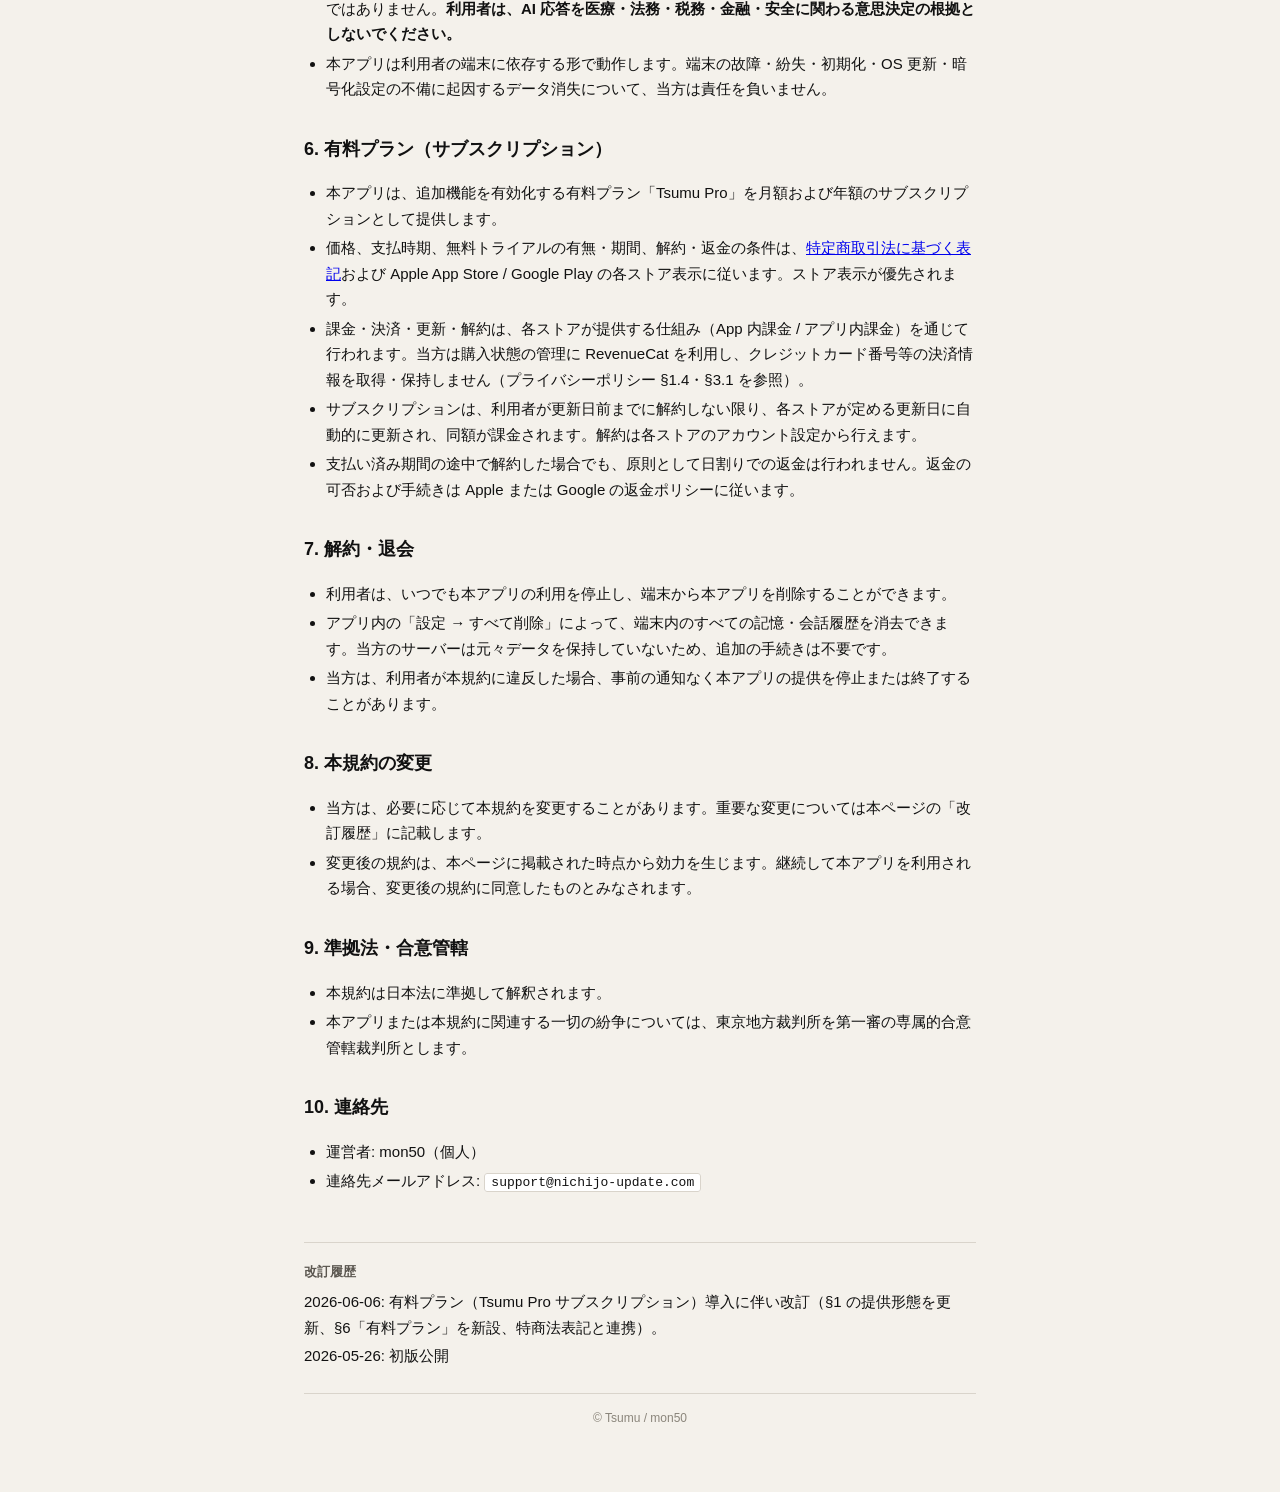
<file: legal/terms/ja/index.html>
<!doctype html>
<!--
  Tsumu 利用規約（ja）
  根拠法令:
  - 消費者契約法 第 8 条 / 第 8 条の 2 / 第 9 条 / 第 10 条（不当条項の無効）
  - 民法 第 415 条 / 第 709 条（債務不履行責任 / 不法行為責任の制限）
  - 著作権法（ユーザー創作物の取り扱い）
  - 特定商取引法 第 11 条（通信販売の広告）: 有料プラン（サブスクリプション）の提供に伴い適用。取引条件の詳細は「特定商取引法に基づく表記」ページに記載。
  - Apple App Store Review Guideline 5.1.1 / Google Play Developer Policy
-->
<html lang="ja">
  <head>
    <meta charset="utf-8" />
    <meta name="viewport" content="width=device-width, initial-scale=1" />
    <meta name="robots" content="index,follow" />
    <title>Tsumu 利用規約</title>
    <link rel="stylesheet" href="../../shared/style.css" />
  </head>
  <body>
    <main class="legal">
      <header class="head">
        <div>
          <h1>Tsumu 利用規約</h1>
          <div class="sub">最終更新日: 2026-06-06 ・ 適用開始日: 2026-06-06</div>
        </div>
        <nav class="lang">
          <a href="../ja/" class="active">ja</a>|
          <a href="../en/">en</a>
        </nav>
      </header>

      <p>
        本利用規約（以下「本規約」）は、個人である運営者（以下「当方」）が提供するモバイル
        アプリケーション「Tsumu」（以下「本アプリ」）の利用条件を定めるものです。利用者
        （以下「利用者」）は、本アプリを利用することによって、本規約に同意したものとみなされます。
      </p>

      <h2>1. サービスの内容</h2>
      <ul>
        <li>本アプリは、利用者が日常で得た気づきを文章として記録し、AI を介して振り返るためのモバイルアプリケーションです。</li>
        <li>本アプリは現状有姿（AS-IS）で提供されます。当方は本アプリの動作、可用性、AI 応答の内容について明示・黙示の保証をしません。</li>
        <li>本アプリは基本機能を無料で提供し、追加機能を有効化する有料プラン「Tsumu Pro」（サブスクリプション）を提供します。広告表示はありません。有料プランの取引条件は本規約 §6 および<a href="../../tokushoho/ja/">特定商取引法に基づく表記</a>をご確認ください。</li>
      </ul>

      <h2>2. 利用条件</h2>
      <ul>
        <li>利用者は、本規約および適用される法令を遵守して本アプリを利用するものとします。</li>
        <li>本アプリは 13 歳以上（または利用者が居住する国・地域で個人情報の処理に有効に同意できる年齢以上）の方が利用することを想定しています。</li>
        <li>本アプリの利用に必要な端末、通信、電力、インターネット接続その他の環境は利用者の負担と責任で用意するものとします。</li>
      </ul>

      <h2>3. 禁止事項</h2>
      <p>利用者は、本アプリの利用にあたって、次の行為を行ってはなりません。</p>
      <ul>
        <li>法令または公序良俗に反する行為。</li>
        <li>本アプリのリバースエンジニアリング、逆コンパイル、逆アセンブル（適用法令により明示的に許される範囲を除きます）。</li>
        <li>本アプリの API、認証トークン、AI バックエンドへの不正アクセス、または認証情報の窃取・共有。</li>
        <li>本アプリへの自動化された過度のアクセス、レート制御の回避、DoS その他のサービス妨害行為。</li>
        <li>第三者になりすまして本アプリを利用する行為、または第三者の権利（プライバシー権、知的財産権を含みます）を侵害する行為。</li>
        <li>本アプリを用いて、医療判断・法的判断・金融判断その他、人の生命・身体・財産に重大な影響を与える判断の根拠とすること。</li>
      </ul>

      <h2>4. 知的財産</h2>
      <ul>
        <li>本アプリそのもの（プログラム、デザイン、商標、ロゴ、ドキュメント）に関する一切の知的財産権は当方または正当な権利者に帰属します。</li>
        <li>利用者が本アプリに入力した文章、および本アプリが当該入力に基づき生成した記憶・知識は、利用者に帰属します。当方は当該データを利用者へのサービス提供以外の目的では利用しません（プライバシーポリシー §2 を参照）。</li>
        <li>本アプリは OpenAI 社の API を介して AI 応答を生成します。AI 応答の出力に対する権利は OpenAI 社の利用規約に従います。</li>
      </ul>

      <h2>5. 免責</h2>
      <!-- 消費者契約法 第 8 条第 1 項柱書: 事業者の損害賠償責任を全部免責する条項は無効。
           本規約は、当方の故意・重過失による損害を免責しないことを明示する。 -->
      <ul>
        <li>本アプリは AS-IS で提供され、当方は本アプリおよび AI 応答について、商品性、特定目的への適合性、第三者の権利不侵害その他いかなる保証も行いません。</li>
        <li>本アプリの利用または利用不能により利用者に発生したいかなる損害についても、当方は責任を負いません。ただし、当方の故意または重大な過失による場合は、この限りではありません。</li>
        <li>AI 応答は確率的に生成される文字列であり、事実、専門的助言、または最新情報を保証するものではありません。<strong>利用者は、AI 応答を医療・法務・税務・金融・安全に関わる意思決定の根拠としないでください。</strong></li>
        <li>本アプリは利用者の端末に依存する形で動作します。端末の故障・紛失・初期化・OS 更新・暗号化設定の不備に起因するデータ消失について、当方は責任を負いません。</li>
      </ul>

      <h2>6. 有料プラン（サブスクリプション）</h2>
      <ul>
        <li>本アプリは、追加機能を有効化する有料プラン「Tsumu Pro」を月額および年額のサブスクリプションとして提供します。</li>
        <li>価格、支払時期、無料トライアルの有無・期間、解約・返金の条件は、<a href="../../tokushoho/ja/">特定商取引法に基づく表記</a>および Apple App Store / Google Play の各ストア表示に従います。ストア表示が優先されます。</li>
        <li>課金・決済・更新・解約は、各ストアが提供する仕組み（App 内課金 / アプリ内課金）を通じて行われます。当方は購入状態の管理に RevenueCat を利用し、クレジットカード番号等の決済情報を取得・保持しません（プライバシーポリシー §1.4・§3.1 を参照）。</li>
        <li>サブスクリプションは、利用者が更新日前までに解約しない限り、各ストアが定める更新日に自動的に更新され、同額が課金されます。解約は各ストアのアカウント設定から行えます。</li>
        <li>支払い済み期間の途中で解約した場合でも、原則として日割りでの返金は行われません。返金の可否および手続きは Apple または Google の返金ポリシーに従います。</li>
      </ul>

      <h2>7. 解約・退会</h2>
      <ul>
        <li>利用者は、いつでも本アプリの利用を停止し、端末から本アプリを削除することができます。</li>
        <li>アプリ内の「設定 → すべて削除」によって、端末内のすべての記憶・会話履歴を消去できます。当方のサーバーは元々データを保持していないため、追加の手続きは不要です。</li>
        <li>当方は、利用者が本規約に違反した場合、事前の通知なく本アプリの提供を停止または終了することがあります。</li>
      </ul>

      <h2>8. 本規約の変更</h2>
      <ul>
        <li>当方は、必要に応じて本規約を変更することがあります。重要な変更については本ページの「改訂履歴」に記載します。</li>
        <li>変更後の規約は、本ページに掲載された時点から効力を生じます。継続して本アプリを利用される場合、変更後の規約に同意したものとみなされます。</li>
      </ul>

      <h2>9. 準拠法・合意管轄</h2>
      <ul>
        <li>本規約は日本法に準拠して解釈されます。</li>
        <li>本アプリまたは本規約に関連する一切の紛争については、東京地方裁判所を第一審の専属的合意管轄裁判所とします。</li>
      </ul>

      <h2>10. 連絡先</h2>
      <ul>
        <li>運営者: mon50（個人）</li>
        <li>連絡先メールアドレス: <code>support@nichijo-update.com</code></li>
      </ul>

      <footer class="revisions">
        <strong>改訂履歴</strong>
        <ul>
          <li>2026-06-06: 有料プラン（Tsumu Pro サブスクリプション）導入に伴い改訂（§1 の提供形態を更新、§6「有料プラン」を新設、特商法表記と連携）。</li>
          <li>2026-05-26: 初版公開</li>
        </ul>
      </footer>
      <footer class="bottom">© Tsumu / mon50</footer>
    </main>
  </body>
</html>
</file>
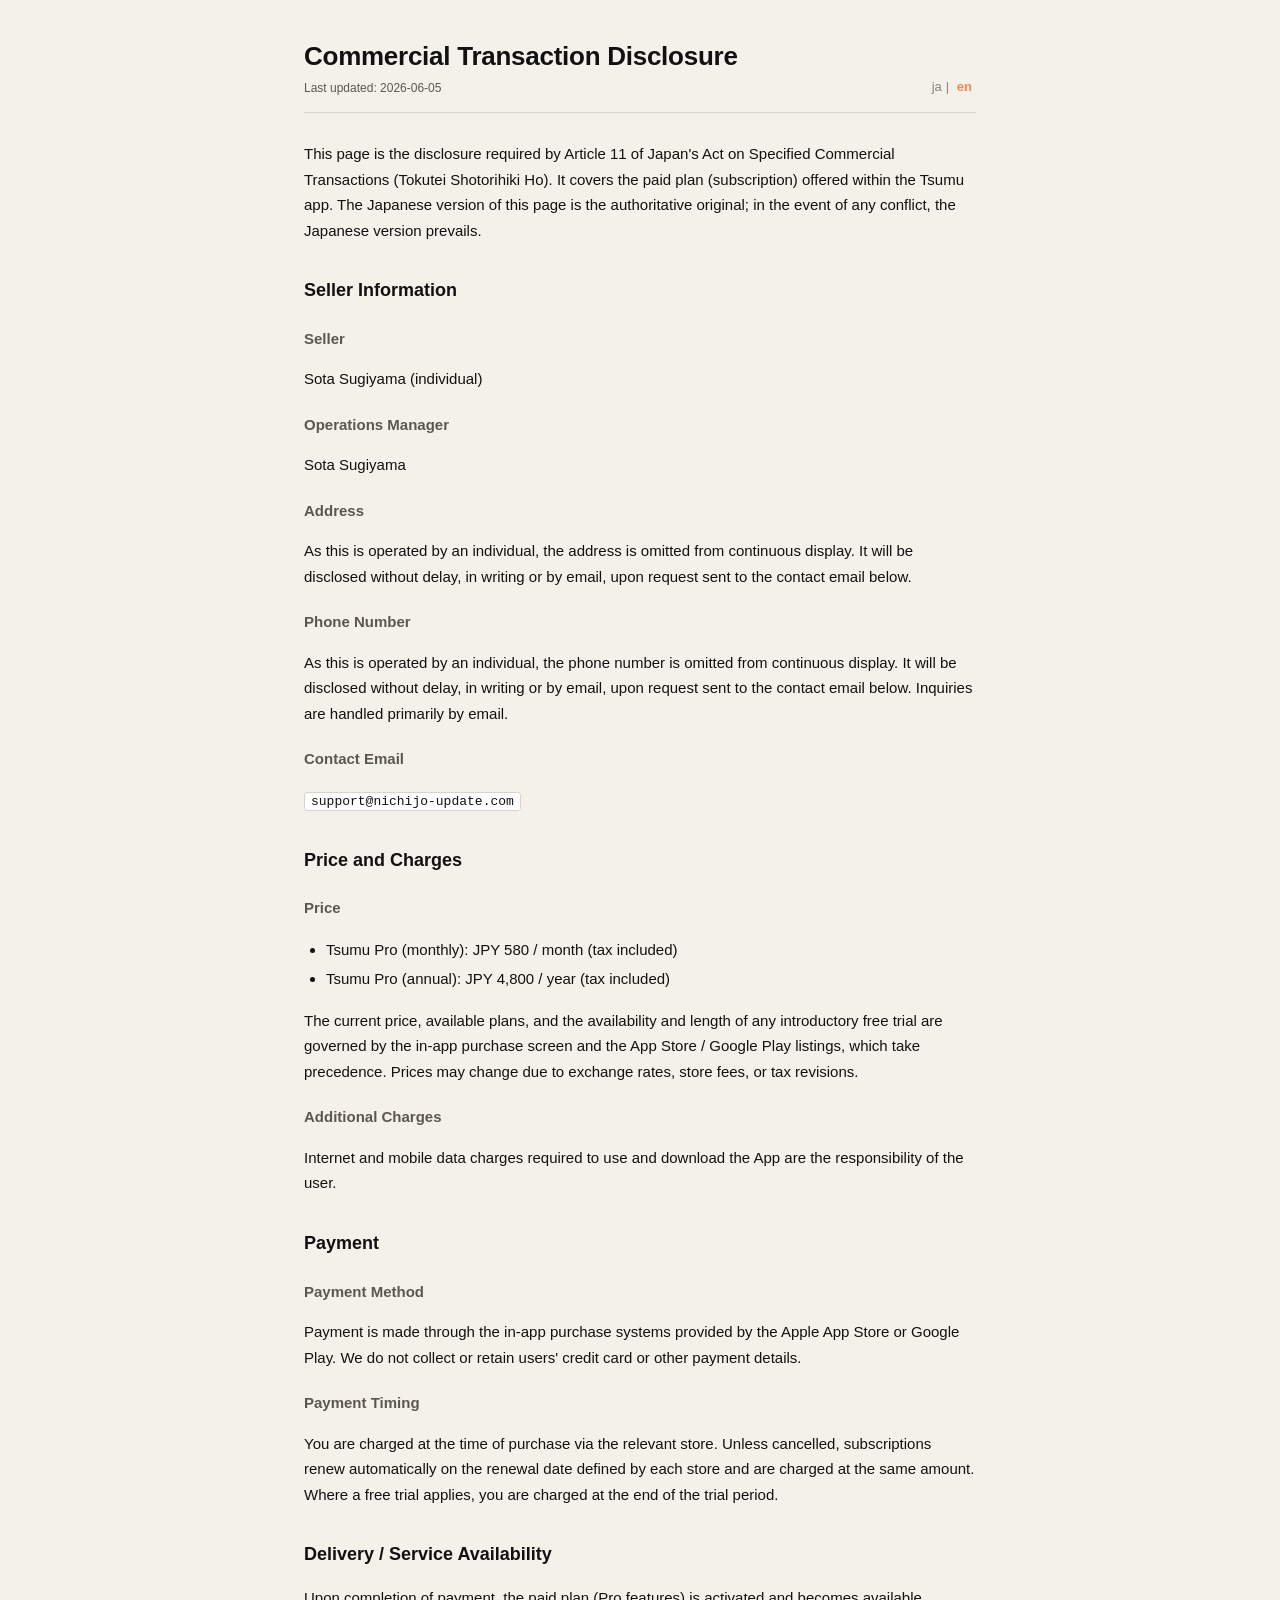
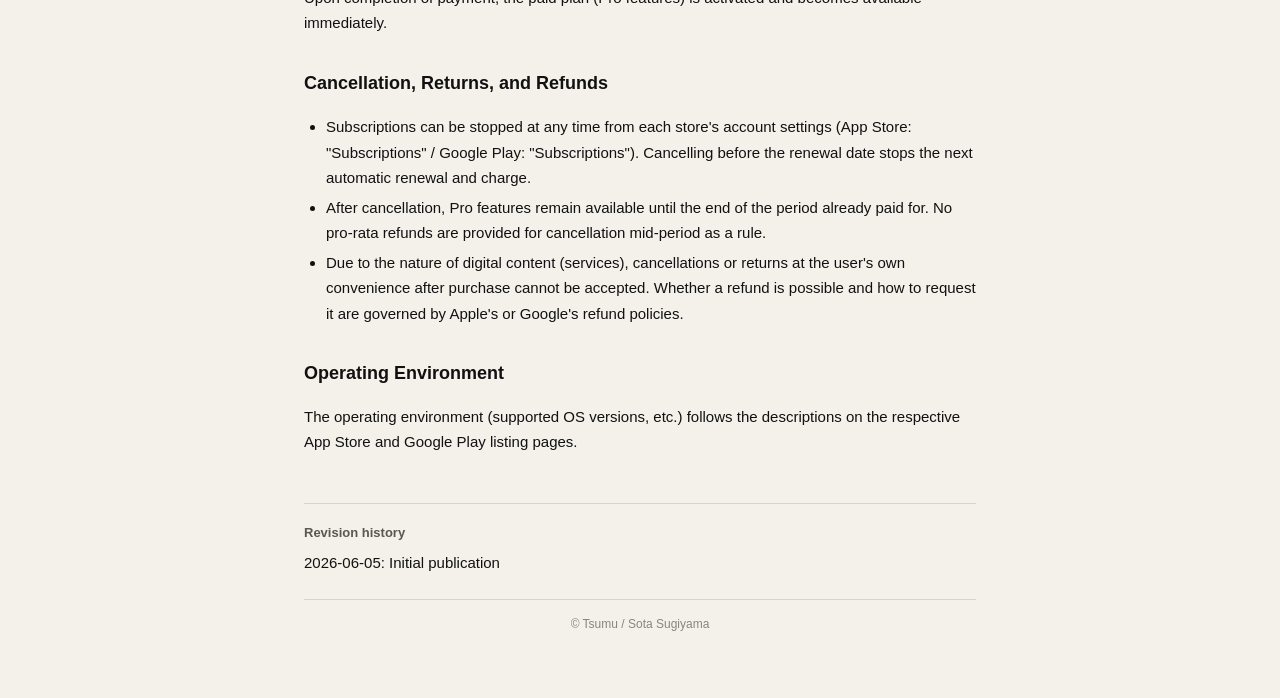
<file: legal/tokushoho/en/index.html>
<!doctype html>
<!--
  Tsumu — Notation based on the Japanese Act on Specified Commercial Transactions (en)
  Mirrors the ja version. The Japanese version is the authoritative original.
-->
<html lang="en">
  <head>
    <meta charset="utf-8" />
    <meta name="viewport" content="width=device-width, initial-scale=1" />
    <meta name="robots" content="index,follow" />
    <title>Tsumu — Commercial Transaction Disclosure</title>
    <link rel="stylesheet" href="../../shared/style.css" />
  </head>
  <body>
    <main class="legal">
      <header class="head">
        <div>
          <h1>Commercial Transaction Disclosure</h1>
          <div class="sub">Last updated: 2026-06-05</div>
        </div>
        <nav class="lang">
          <a href="../ja/">ja</a>|
          <a href="../en/" class="active">en</a>
        </nav>
      </header>

      <p>
        This page is the disclosure required by Article 11 of Japan's Act on Specified Commercial
        Transactions (Tokutei Shotorihiki Ho). It covers the paid plan (subscription) offered within the
        Tsumu app. The Japanese version of this page is the authoritative original; in the event of any
        conflict, the Japanese version prevails.
      </p>

      <h2>Seller Information</h2>

      <h3>Seller</h3>
      <p>Sota Sugiyama (individual)</p>

      <h3>Operations Manager</h3>
      <p>Sota Sugiyama</p>

      <h3>Address</h3>
      <p>
        As this is operated by an individual, the address is omitted from continuous display. It will be
        disclosed without delay, in writing or by email, upon request sent to the contact email below.
      </p>

      <h3>Phone Number</h3>
      <p>
        As this is operated by an individual, the phone number is omitted from continuous display. It will
        be disclosed without delay, in writing or by email, upon request sent to the contact email below.
        Inquiries are handled primarily by email.
      </p>

      <h3>Contact Email</h3>
      <p><code>support@nichijo-update.com</code></p>

      <h2>Price and Charges</h2>

      <h3>Price</h3>
      <ul>
        <li>Tsumu Pro (monthly): JPY 580 / month (tax included)</li>
        <li>Tsumu Pro (annual): JPY 4,800 / year (tax included)</li>
      </ul>
      <p>
        The current price, available plans, and the availability and length of any introductory free trial
        are governed by the in-app purchase screen and the App Store / Google Play listings, which take
        precedence. Prices may change due to exchange rates, store fees, or tax revisions.
      </p>

      <h3>Additional Charges</h3>
      <p>
        Internet and mobile data charges required to use and download the App are the responsibility of the
        user.
      </p>

      <h2>Payment</h2>

      <h3>Payment Method</h3>
      <p>
        Payment is made through the in-app purchase systems provided by the Apple App Store or Google Play.
        We do not collect or retain users' credit card or other payment details.
      </p>

      <h3>Payment Timing</h3>
      <p>
        You are charged at the time of purchase via the relevant store. Unless cancelled, subscriptions
        renew automatically on the renewal date defined by each store and are charged at the same amount.
        Where a free trial applies, you are charged at the end of the trial period.
      </p>

      <h2>Delivery / Service Availability</h2>
      <p>
        Upon completion of payment, the paid plan (Pro features) is activated and becomes available
        immediately.
      </p>

      <h2>Cancellation, Returns, and Refunds</h2>
      <ul>
        <li>
          Subscriptions can be stopped at any time from each store's account settings (App Store:
          "Subscriptions" / Google Play: "Subscriptions"). Cancelling before the renewal date stops the
          next automatic renewal and charge.
        </li>
        <li>
          After cancellation, Pro features remain available until the end of the period already paid for.
          No pro-rata refunds are provided for cancellation mid-period as a rule.
        </li>
        <li>
          Due to the nature of digital content (services), cancellations or returns at the user's own
          convenience after purchase cannot be accepted. Whether a refund is possible and how to request it
          are governed by Apple's or Google's refund policies.
        </li>
      </ul>

      <h2>Operating Environment</h2>
      <p>
        The operating environment (supported OS versions, etc.) follows the descriptions on the respective
        App Store and Google Play listing pages.
      </p>

      <footer class="revisions">
        <strong>Revision history</strong>
        <ul>
          <li>2026-06-05: Initial publication</li>
        </ul>
      </footer>
      <footer class="bottom">© Tsumu / Sota Sugiyama</footer>
    </main>
  </body>
</html>
</file>
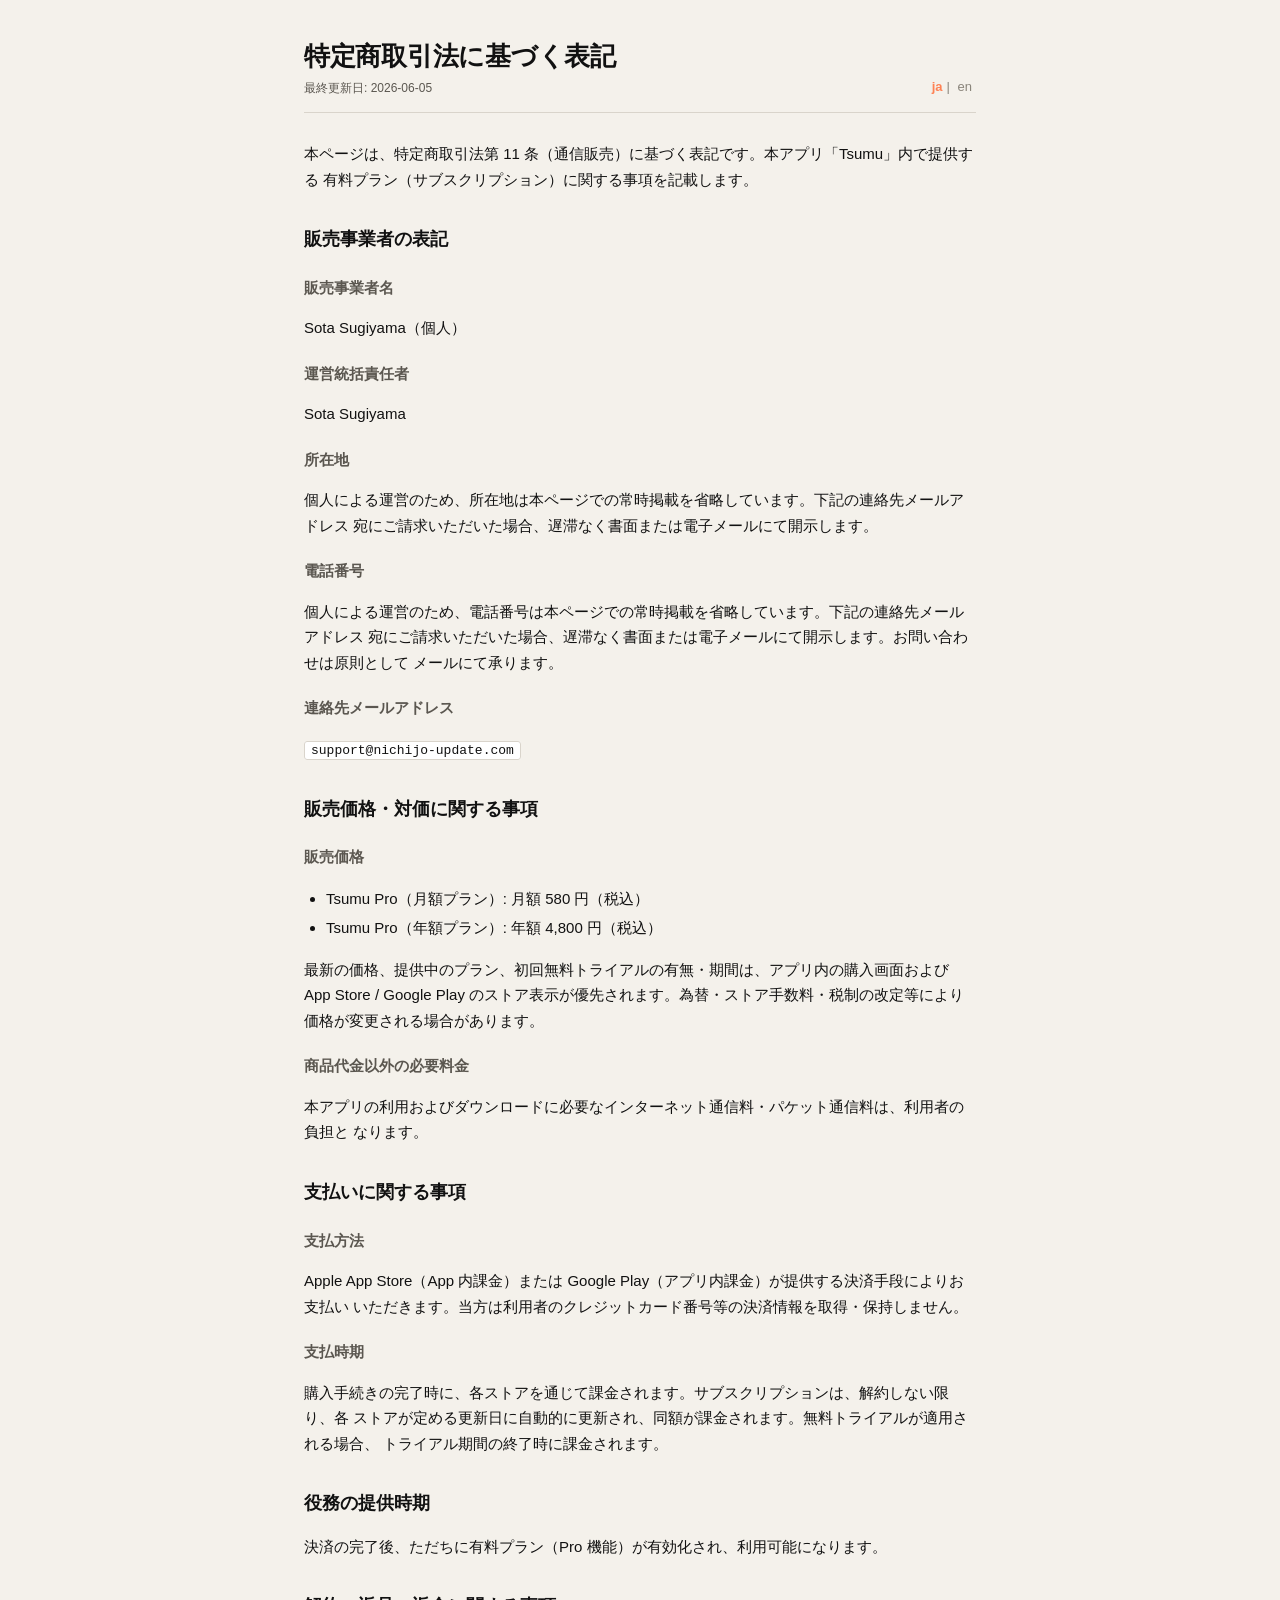
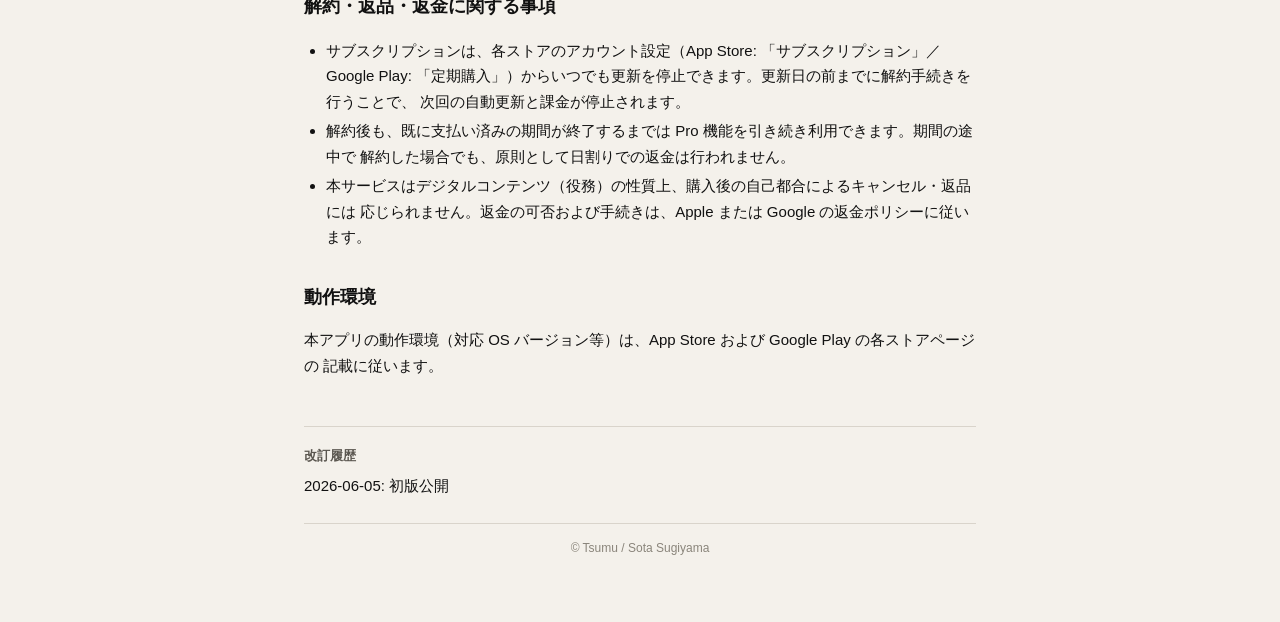
<file: legal/tokushoho/ja/index.html>
<!doctype html>
<!--
  Tsumu 特定商取引法に基づく表記（ja）
  根拠法令:
  - 特定商取引法 第 11 条（通信販売の広告）/ 同法施行規則 第 8 条 ・ 第 23 条
  - 所在地・電話番号は「請求があれば遅滞なく開示」する運用（消費者庁の運用に基づく省略）。
    氏名・連絡先（メール）は常時表示する。
  - 価格・支払時期・解約条件は Apple App Store / Google Play の課金・サブスクリプション
    （RevenueCat 経由）に準拠する。
-->
<html lang="ja">
  <head>
    <meta charset="utf-8" />
    <meta name="viewport" content="width=device-width, initial-scale=1" />
    <meta name="robots" content="index,follow" />
    <title>Tsumu 特定商取引法に基づく表記</title>
    <link rel="stylesheet" href="../../shared/style.css" />
  </head>
  <body>
    <main class="legal">
      <header class="head">
        <div>
          <h1>特定商取引法に基づく表記</h1>
          <div class="sub">最終更新日: 2026-06-05</div>
        </div>
        <nav class="lang">
          <a href="../ja/" class="active">ja</a>|
          <a href="../en/">en</a>
        </nav>
      </header>

      <p>
        本ページは、特定商取引法第 11 条（通信販売）に基づく表記です。本アプリ「Tsumu」内で提供する
        有料プラン（サブスクリプション）に関する事項を記載します。
      </p>

      <h2>販売事業者の表記</h2>

      <h3>販売事業者名</h3>
      <p>Sota Sugiyama（個人）</p>

      <h3>運営統括責任者</h3>
      <p>Sota Sugiyama</p>

      <h3>所在地</h3>
      <p>
        個人による運営のため、所在地は本ページでの常時掲載を省略しています。下記の連絡先メールアドレス
        宛にご請求いただいた場合、遅滞なく書面または電子メールにて開示します。
      </p>

      <h3>電話番号</h3>
      <p>
        個人による運営のため、電話番号は本ページでの常時掲載を省略しています。下記の連絡先メールアドレス
        宛にご請求いただいた場合、遅滞なく書面または電子メールにて開示します。お問い合わせは原則として
        メールにて承ります。
      </p>

      <h3>連絡先メールアドレス</h3>
      <p><code>support@nichijo-update.com</code></p>

      <h2>販売価格・対価に関する事項</h2>

      <h3>販売価格</h3>
      <ul>
        <li>Tsumu Pro（月額プラン）: 月額 580 円（税込）</li>
        <li>Tsumu Pro（年額プラン）: 年額 4,800 円（税込）</li>
      </ul>
      <p>
        最新の価格、提供中のプラン、初回無料トライアルの有無・期間は、アプリ内の購入画面および
        App Store / Google Play のストア表示が優先されます。為替・ストア手数料・税制の改定等により
        価格が変更される場合があります。
      </p>

      <h3>商品代金以外の必要料金</h3>
      <p>
        本アプリの利用およびダウンロードに必要なインターネット通信料・パケット通信料は、利用者の負担と
        なります。
      </p>

      <h2>支払いに関する事項</h2>

      <h3>支払方法</h3>
      <p>
        Apple App Store（App 内課金）または Google Play（アプリ内課金）が提供する決済手段によりお支払い
        いただきます。当方は利用者のクレジットカード番号等の決済情報を取得・保持しません。
      </p>

      <h3>支払時期</h3>
      <p>
        購入手続きの完了時に、各ストアを通じて課金されます。サブスクリプションは、解約しない限り、各
        ストアが定める更新日に自動的に更新され、同額が課金されます。無料トライアルが適用される場合、
        トライアル期間の終了時に課金されます。
      </p>

      <h2>役務の提供時期</h2>
      <p>
        決済の完了後、ただちに有料プラン（Pro 機能）が有効化され、利用可能になります。
      </p>

      <h2>解約・返品・返金に関する事項</h2>
      <ul>
        <li>
          サブスクリプションは、各ストアのアカウント設定（App Store: 「サブスクリプション」／ Google
          Play: 「定期購入」）からいつでも更新を停止できます。更新日の前までに解約手続きを行うことで、
          次回の自動更新と課金が停止されます。
        </li>
        <li>
          解約後も、既に支払い済みの期間が終了するまでは Pro 機能を引き続き利用できます。期間の途中で
          解約した場合でも、原則として日割りでの返金は行われません。
        </li>
        <li>
          本サービスはデジタルコンテンツ（役務）の性質上、購入後の自己都合によるキャンセル・返品には
          応じられません。返金の可否および手続きは、Apple または Google の返金ポリシーに従います。
        </li>
      </ul>

      <h2>動作環境</h2>
      <p>
        本アプリの動作環境（対応 OS バージョン等）は、App Store および Google Play の各ストアページの
        記載に従います。
      </p>

      <footer class="revisions">
        <strong>改訂履歴</strong>
        <ul>
          <li>2026-06-05: 初版公開</li>
        </ul>
      </footer>
      <footer class="bottom">© Tsumu / Sota Sugiyama</footer>
    </main>
  </body>
</html>
</file>
<file: legal/shared/style.css>
/*
  Tsumu 法務ページ共有スタイル。
  worldview: Soft Brutalist Minimal Grid。落ち着いた色とフラットレイアウト、絵文字や装飾を避ける。
*/

:root {
  --bg: #f4f1eb;
  --surface: #ffffff;
  --line: #d9d4cb;
  --text: #111111;
  --text-muted: #5b5750;
  --text-subtle: #8a857b;
  --accent: #fe8254;
  --link: #3f5a62;
}

* {
  box-sizing: border-box;
}

html,
body {
  margin: 0;
  padding: 0;
}

body {
  background: var(--bg);
  color: var(--text);
  font-family: -apple-system, "Hiragino Sans", "Helvetica Neue", "Yu Gothic", "Segoe UI", Arial,
    sans-serif;
  font-size: 16px;
  line-height: 1.7;
  -webkit-text-size-adjust: 100%;
}

main.legal {
  max-width: 720px;
  margin: 0 auto;
  padding: 40px 24px 64px;
}

header.head {
  border-bottom: 1px solid var(--line);
  padding-bottom: 14px;
  margin-bottom: 28px;
  display: flex;
  justify-content: space-between;
  align-items: flex-end;
  gap: 16px;
  flex-wrap: wrap;
}

header.head h1 {
  margin: 0;
  font-size: 26px;
  line-height: 1.3;
  font-weight: 700;
  letter-spacing: -0.01em;
}

header.head .sub {
  font-size: 12px;
  color: var(--text-muted);
  margin-top: 4px;
}

nav.lang {
  font-size: 13px;
  color: var(--text-subtle);
}

nav.lang a {
  color: var(--text-subtle);
  text-decoration: none;
  margin: 0 4px;
}

nav.lang a.active {
  color: var(--accent);
  font-weight: 700;
}

nav.lang a:hover {
  color: var(--text-muted);
}

main.legal h2 {
  font-size: 18px;
  margin-top: 32px;
  margin-bottom: 8px;
  font-weight: 700;
}

main.legal h3 {
  font-size: 15px;
  margin-top: 20px;
  margin-bottom: 6px;
  font-weight: 700;
  color: var(--text-muted);
}

main.legal p,
main.legal li {
  font-size: 15px;
  color: var(--text);
}

main.legal ul,
main.legal ol {
  padding-left: 22px;
}

main.legal li {
  margin: 4px 0;
}

main.legal strong {
  font-weight: 700;
}

main.legal code {
  background: var(--surface);
  border: 1px solid var(--line);
  padding: 1px 6px;
  border-radius: 3px;
  font-family: "SF Mono", Menlo, Consolas, monospace;
  font-size: 13px;
}

footer.revisions {
  margin-top: 48px;
  padding-top: 18px;
  border-top: 1px solid var(--line);
  font-size: 13px;
  color: var(--text-muted);
}

footer.revisions strong {
  display: block;
  margin-bottom: 6px;
}

footer.revisions ul {
  list-style: none;
  padding-left: 0;
  margin: 0;
}

footer.revisions li {
  margin: 3px 0;
}

footer.bottom {
  margin-top: 24px;
  padding-top: 14px;
  border-top: 1px solid var(--line);
  font-size: 12px;
  color: var(--text-subtle);
  text-align: center;
}

@media (max-width: 480px) {
  main.legal {
    padding: 24px 16px 48px;
  }
  header.head h1 {
    font-size: 22px;
  }
}
</file>
